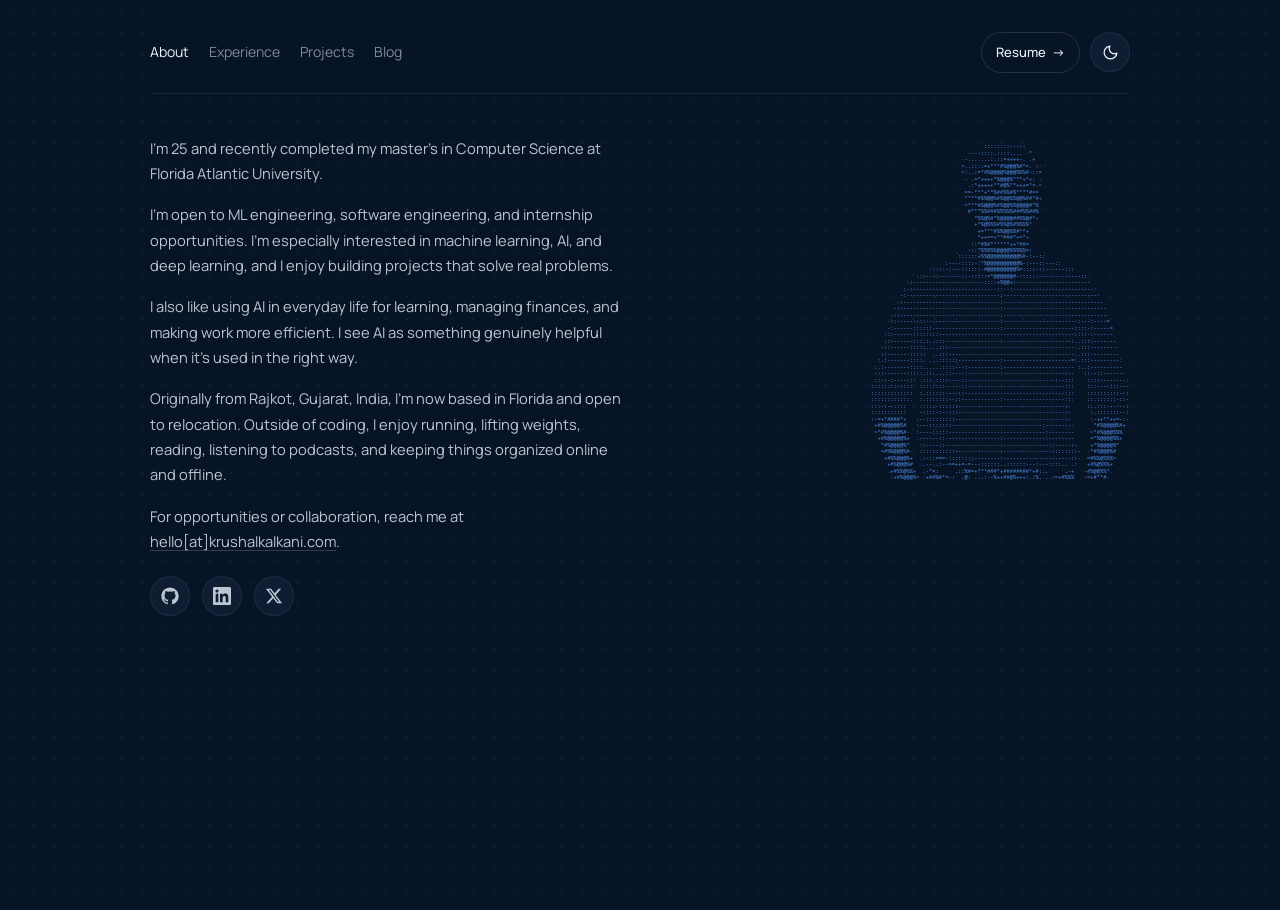
<file: index.html>
<!doctype html>
<html lang="en">
  <head>
    <meta charset="UTF-8" />
    <meta name="viewport" content="width=device-width, initial-scale=1.0" />
    <script>
      document.documentElement.classList.add("has-js");
    </script>
    <meta name="color-scheme" content="dark light" />
    <meta
      name="description"
      content="Krushal Kalkani — Full-stack developer specializing in AI/ML and Python"
    />
    <meta property="og:title" content="Krushal Kalkani — Portfolio" />
    <meta
      property="og:description"
      content="Full-stack developer specializing in AI/ML and Python"
    />
    <link rel="stylesheet" href="assets/css/style.css" />
    <link rel="preconnect" href="https://fonts.googleapis.com" />
    <link rel="preconnect" href="https://fonts.gstatic.com" crossorigin />
    <link
      href="https://fonts.googleapis.com/css2?family=Manrope:wght@300;400;500;600;700&amp;display=swap"
      rel="stylesheet"
    />
    <link rel="icon" type="image/png" href="assets/img/favicon.png" />
    <title>Krushal Kalkani - Portfolio</title>
  </head>

  <body data-theme="dark">
    <script>
      // Apply the saved theme before paint to avoid a flash on navigation.
      if (localStorage.getItem("theme") === "light") {
        document.body.dataset.theme = "light";
      }
    </script>
    <main class="page-shell">
      <aside class="side-nav" id="siteNavBar">
        <button
          type="button"
          class="nav-menu-toggle"
          id="navMenuToggle"
          aria-expanded="false"
          aria-controls="siteNav"
          aria-label="Open menu"
        >
          <span class="nav-menu-toggle__bar" aria-hidden="true"></span>
          <span class="nav-menu-toggle__bar" aria-hidden="true"></span>
          <span class="nav-menu-toggle__bar" aria-hidden="true"></span>
        </button>

        <div class="side-nav__track">
          <nav class="side-links" id="siteNav" aria-label="Sections">
            <a href="#about" class="side-link active">About</a>
            <a href="#work" class="side-link">Experience</a>
            <a href="#projects" class="side-link">Projects</a>
            <a href="blog.html" class="side-link">Blog</a>
          </nav>
        </div>

        <div class="side-tools">
          <a
            class="nav-resume"
            href="assets/docs/Krushal_Kalkani_ML_Resume.pdf"
            target="_blank"
            rel="noopener noreferrer"
          >
            Resume <span class="arrow" aria-hidden="true">→</span>
          </a>
          <button
            id="themeToggle"
            class="theme-toggle"
            type="button"
            aria-label="Switch to light mode"
            aria-pressed="false"
            title="Toggle theme"
          >
            <svg
              class="theme-icon theme-icon-moon"
              viewBox="0 0 24 24"
              aria-hidden="true"
            >
              <path d="M21 12.8A9 9 0 1 1 11.2 3a7.2 7.2 0 0 0 9.8 9.8Z" />
            </svg>
            <svg
              class="theme-icon theme-icon-sun"
              viewBox="0 0 24 24"
              aria-hidden="true"
            >
              <circle cx="12" cy="12" r="4" />
              <path
                d="M12 2v2.5M12 19.5V22M4.9 4.9l1.8 1.8M17.3 17.3l1.8 1.8M2 12h2.5M19.5 12H22M4.9 19.1l1.8-1.8M17.3 6.7l1.8-1.8"
              />
            </svg>
          </button>
        </div>
      </aside>

      <div class="content-column">
        <section id="about" class="hero content-view">
          <div class="hero-copy" data-reveal>
            <p class="lead">
              I’m 25 and recently completed my master’s in Computer Science at
              Florida Atlantic University.
            </p>
            <p class="hero-text">
              I’m open to ML engineering, software engineering, and internship
              opportunities. I’m especially interested in machine learning, AI,
              and deep learning, and I enjoy building projects that solve real
              problems.
            </p>
            <p class="hero-text">
              I also like using AI in everyday life for learning, managing
              finances, and making work more efficient. I see AI as something
              genuinely helpful when it’s used in the right way.
            </p>
            <p class="hero-text">
              Originally from Rajkot, Gujarat, India, I’m now based in Florida
              and open to relocation. Outside of coding, I enjoy running,
              lifting weights, reading, listening to podcasts, and keeping
              things organized online and offline.
            </p>
            <p class="contact-line">
              For opportunities or collaboration, reach me at
              <a
                href="#about"
                class="obfuscated-email"
                data-user="hello"
                data-domain-left="krushal' 
                data-domain-right="kalkani"
                data-tld="com"
                >hello[at]krushalkalkani.com</a
              >.
            </p>
            <div class="social-links" aria-label="Social profiles">
              <a
                class="social-link"
                href="https://github.com/krushaalkalkani"
                target="_blank"
                rel="noopener noreferrer"
                aria-label="GitHub"
              >
                <svg viewBox="0 0 24 24" aria-hidden="true">
                  <path
                    d="M12 .5C5.73.5.5 5.73.5 12a11.5 11.5 0 0 0 7.86 10.93c.575.106.785-.25.785-.556 0-.275-.01-1.003-.015-1.97-3.197.695-3.872-1.54-3.872-1.54-.523-1.33-1.277-1.684-1.277-1.684-1.044-.714.08-.7.08-.7 1.155.082 1.763 1.187 1.763 1.187 1.026 1.758 2.693 1.25 3.35.956.103-.744.402-1.25.731-1.538-2.553-.29-5.238-1.277-5.238-5.683 0-1.255.448-2.282 1.184-3.086-.119-.29-.513-1.46.112-3.044 0 0 .966-.31 3.166 1.178a10.98 10.98 0 0 1 2.882-.388c.978.004 1.963.132 2.883.388 2.198-1.488 3.163-1.178 3.163-1.178.626 1.584.232 2.754.114 3.044.737.804 1.182 1.831 1.182 3.086 0 4.417-2.69 5.39-5.252 5.674.413.356.78 1.057.78 2.131 0 1.54-.014 2.78-.014 3.158 0 .309.207.668.79.555A11.5 11.5 0 0 0 23.5 12C23.5 5.73 18.27.5 12 .5Z"
                  />
                </svg>
              </a>
              <a
                class="social-link"
                href="https://www.linkedin.com/in/krushal-kalkani/"
                target="_blank"
                rel="noopener noreferrer"
                aria-label="LinkedIn"
              >
                <svg viewBox="0 0 24 24" aria-hidden="true">
                  <path
                    d="M20.447 20.452h-3.554v-5.569c0-1.328-.027-3.037-1.852-3.037-1.853 0-2.136 1.445-2.136 2.939v5.667H9.351V9h3.414v1.561h.046c.477-.9 1.637-1.85 3.37-1.85 3.601 0 4.267 2.37 4.267 5.455v6.286zM5.337 7.433a-2.062 2.062 0 0 1-2.063-2.065 2.064 2.064 0 1 1 4.128 0 2.062 2.062 0 0 1-2.065 2.065zm1.782 13.019H3.555V9h3.564v11.452zM22.225 0H1.771C.792 0 0 .774 0 1.729v20.542C0 23.227.792 24 1.771 24h20.451C23.2 24 24 23.227 24 22.271V1.729C24 .774 23.2 0 22.222 0h.003z"
                  />
                </svg>
              </a>
              <a
                class="social-link"
                href="https://x.com/krushalk22"
                target="_blank"
                rel="noopener noreferrer"
                aria-label="X"
              >
                <svg viewBox="0 0 24 24" aria-hidden="true">
                  <path
                    d="M18.244 2.25h3.308l-7.227 8.26 8.502 11.24H16.17l-5.214-6.817L4.99 21.75H1.68l7.73-8.835L1.254 2.25H8.08l4.713 6.231zm-1.161 17.52h1.833L7.084 4.126H5.117z"
                  />
                </svg>
              </a>
            </div>
          </div>

          <div class="hero-media" data-reveal>
            <figure class="portrait-card portrait-card--ascii">
              <canvas
                class="portrait-canvas"
                data-portrait-canvas
                aria-hidden="true"
              ></canvas>
              <figcaption class="sr-only">
                Animated ASCII dot-matrix portrait of Krushal Kalkani.
              </figcaption>
            </figure>
          </div>

        </section>

        <section id="work" class="section content-view" hidden>
          <div class="section-heading-wrap" data-reveal>
            <p class="section-label">Experience</p>
            <h2>Recent work</h2>
            <p class="section-lead">
              ML research, student leadership, and industry software
              experience.
            </p>
          </div>

          <div class="experience-list">
            <article class="experience-card" data-reveal>
              <header class="experience-card__head">
                <h3>Florida Atlantic University</h3>
                <p class="experience-summary">
                  2025 – 2026 · Boca Raton, FL
                </p>
              </header>

              <div class="role-stack">
                <div class="role-block role-block--highlight">
                  <div class="role-heading">
                    <span class="role-badge">Research</span>
                    <h4>Research Assistant</h4>
                    <p class="role-date">Mar 2025 – Aug 2025 · Hybrid</p>
                  </div>
                  <p>
                    Supported quiet-standing balance experiments with Python
                    pipelines and MediaPipe Pose for skeletal landmark detection
                    and center-of-mass estimation.
                  </p>
                  <div class="tag-list" aria-label="Skills">
                    <span class="skill-tag">Python</span>
                    <span class="skill-tag">MediaPipe</span>
                    <span class="skill-tag">Data Analysis</span>
                  </div>
                </div>

                <div class="role-block">
                  <div class="role-heading">
                    <span class="role-badge role-badge--lead">Leadership</span>
                    <h4>Elite Owl Ambassador</h4>
                    <p class="role-date">Mar 2025 – May 2026 · Hybrid</p>
                  </div>
                  <p>
                    Selected for the competitive 2025–26 Elite Owls cohort;
                    represented FAU as a student leader across Leadership Labs
                    and the Legacy 61 program.
                  </p>
                  <div class="tag-list" aria-label="Skills">
                    <span class="skill-tag">Leadership</span>
                    <span class="skill-tag">Event Planning</span>
                    <span class="skill-tag">Public Speaking</span>
                  </div>
                </div>

                <div class="role-block">
                  <div class="role-heading">
                    <span class="role-badge role-badge--ops">Operations</span>
                    <h4>Front Desk Supervisor (FDS)</h4>
                    <p class="role-date">Aug 2025 – May 2026 · On-site</p>
                  </div>
                  <p>
                    Supported student residents and housing operations — intake,
                    daily admin, and clear communication under high-traffic
                    front-desk conditions.
                  </p>
                  <div class="tag-list" aria-label="Skills">
                    <span class="skill-tag">Operations</span>
                    <span class="skill-tag">Communication</span>
                  </div>
                </div>
              </div>
            </article>

            <article class="experience-card" data-reveal>
              <header class="experience-card__head">
                <h3>Brainvire Infotech Inc.</h3>
                <p class="experience-summary">
                  2023 – 2024 · Ahmedabad, Gujarat, India
                </p>
              </header>

              <div class="role-stack">
                <div class="role-block">
                  <div class="role-heading">
                    <span class="role-badge role-badge--industry">Industry</span>
                    <h4>Odoo Developer</h4>
                    <p class="role-subtitle">Software Developer</p>
                    <p class="role-date">Jun 2023 – Dec 2023 · On-site</p>
                  </div>
                  <p>
                    Built and customized Odoo ERP modules with Python and
                    JavaScript — my first production software role after
                    internship.
                  </p>
                  <div class="tag-list" aria-label="Skills">
                    <span class="skill-tag">Python</span>
                    <span class="skill-tag">JavaScript</span>
                    <span class="skill-tag">Odoo</span>
                  </div>
                </div>

                <div class="role-block">
                  <div class="role-heading">
                    <span class="role-badge role-badge--industry">Industry</span>
                    <h4>Software Developer Intern</h4>
                    <p class="role-date">Feb 2023 – May 2023 · On-site</p>
                  </div>
                  <p>
                    Full-stack internship across web development and Python —
                    shipped features with code review and agile team workflows.
                  </p>
                  <div class="tag-list" aria-label="Skills">
                    <span class="skill-tag">JavaScript</span>
                    <span class="skill-tag">Python</span>
                  </div>
                </div>
              </div>

              <div class="card-actions">
                <a
                  class="course-action"
                  href="https://github.com/krushaalkalkani/odoo-projects"
                  target="_blank"
                  rel="noopener noreferrer"
                >
                  Odoo projects <span class="arrow" aria-hidden="true">→</span>
                </a>
              </div>
            </article>
          </div>
        </section>

        <section id="projects" class="section content-view" hidden>
          <div class="section-heading-wrap" data-reveal>
            <p class="section-label">Projects</p>
            <h2>Selected work</h2>
            <p class="section-lead">
              End-to-end ML apps and agent tooling — built, deployed, and
              documented.
            </p>
          </div>

          <ol class="project-list" role="list">
            <li class="project-card project-card--featured" data-reveal>
              <div class="project-card__body">
                <div class="project-card__title-row">
                  <h3>Agentic AI Builder</h3>
                  <span class="course-badge is-intermediate">Featured</span>
                </div>
                <p class="project-card__hook">
                  Reusable Cursor skill that turns vague agent ideas into
                  shippable MVPs — planning, tools, evals, and portfolio docs.
                </p>
                <ul class="project-metrics">
                  <li>Structured build workflow for tool-using LLM apps</li>
                  <li>Covers RAG, MCP, planning, and evaluation patterns</li>
                </ul>
                <div class="tag-list" aria-label="Technologies">
                  <span class="skill-tag">Agentic AI</span>
                  <span class="skill-tag">RAG</span>
                  <span class="skill-tag">MCP</span>
                  <span class="skill-tag">Cursor</span>
                </div>
                <div class="project-card__actions">
                  <a class="course-action" href="ai-skill.html">
                    Skill guide <span class="arrow" aria-hidden="true">→</span>
                  </a>
                  <a
                    class="course-action"
                    href="https://github.com/krushaalkalkani/agentic-ai-skill"
                    target="_blank"
                    rel="noopener noreferrer"
                  >
                    GitHub <span class="arrow" aria-hidden="true">→</span>
                  </a>
                </div>
              </div>
            </li>

            <li class="project-card" data-reveal>
              <div class="project-card__body">
                <div class="project-card__title-row">
                  <h3>Heart Disease Prediction</h3>
                  <span class="project-card__stat">8,763 records</span>
                </div>
                <p class="project-card__hook">
                  End-to-end ML pipeline with model comparison, feature
                  engineering, and a deployed Streamlit app on Hugging Face.
                </p>
                <div class="tag-list" aria-label="Technologies">
                  <span class="skill-tag">Python</span>
                  <span class="skill-tag">XGBoost</span>
                  <span class="skill-tag">Streamlit</span>
                  <span class="skill-tag">Docker</span>
                </div>
                <div class="project-card__actions">
                  <a
                    class="course-action"
                    href="https://github.com/krushaalkalkani/heart-disease-predictor"
                    target="_blank"
                    rel="noopener noreferrer"
                  >
                    GitHub <span class="arrow" aria-hidden="true">→</span>
                  </a>
                  <a
                    class="course-action"
                    href="https://huggingface.co/spaces/krushalkalkani/heart-disease-predictor"
                    target="_blank"
                    rel="noopener noreferrer"
                  >
                    Live demo <span class="arrow" aria-hidden="true">→</span>
                  </a>
                </div>
              </div>
            </li>

            <li class="project-card" data-reveal>
              <div class="project-card__body">
                <div class="project-card__title-row">
                  <h3>Smart Resume Analyzer</h3>
                  <span class="project-card__stat">24 categories</span>
                </div>
                <p class="project-card__hook">
                  NLP pipeline on 2,484 resumes — TF-IDF features, multi-class
                  classification, and a Streamlit demo on Hugging Face Spaces.
                </p>
                <div class="tag-list" aria-label="Technologies">
                  <span class="skill-tag">Python</span>
                  <span class="skill-tag">TF-IDF</span>
                  <span class="skill-tag">Scikit-learn</span>
                  <span class="skill-tag">Streamlit</span>
                </div>
                <div class="project-card__actions">
                  <a
                    class="course-action"
                    href="https://github.com/krushaalkalkani/resume-analyzer"
                    target="_blank"
                    rel="noopener noreferrer"
                  >
                    GitHub <span class="arrow" aria-hidden="true">→</span>
                  </a>
                  <a
                    class="course-action"
                    href="https://huggingface.co/spaces/krushalkalkani/resume-analyzer"
                    target="_blank"
                    rel="noopener noreferrer"
                  >
                    Live demo <span class="arrow" aria-hidden="true">→</span>
                  </a>
                </div>
              </div>
            </li>

            <li class="project-card" data-reveal>
              <div class="project-card__body">
                <div class="project-card__title-row">
                  <h3>Predictive Analytics for Startups</h3>
                  <span class="project-card__stat">Regression</span>
                </div>
                <p class="project-card__hook">
                  Multiple linear regression to predict startup profits from
                  R&amp;D, marketing, and admin spend — with scaling and
                  backward elimination.
                </p>
                <div class="tag-list" aria-label="Technologies">
                  <span class="skill-tag">Python</span>
                  <span class="skill-tag">Regression</span>
                  <span class="skill-tag">Feature Engineering</span>
                </div>
                <div class="project-card__actions">
                  <a
                    class="course-action"
                    href="https://github.com/krushaalkalkani/machine-learning"
                    target="_blank"
                    rel="noopener noreferrer"
                  >
                    GitHub <span class="arrow" aria-hidden="true">→</span>
                  </a>
                </div>
              </div>
            </li>
          </ol>
        </section>
      </div>
    </main>

    <div class="scroll-cue is-hidden" id="scrollCue" aria-hidden="true">
      <div class="scroll-cue__fade" aria-hidden="true"></div>
      <button
        type="button"
        class="scroll-cue__btn"
        aria-label="Scroll down for more content"
      >
        <span class="scroll-cue__label">More below</span>
        <svg class="scroll-cue__icon" viewBox="0 0 24 24" aria-hidden="true">
          <path
            d="M12 5v14M6 13l6 6 6-6"
            fill="none"
            stroke="currentColor"
            stroke-width="1.8"
            stroke-linecap="round"
            stroke-linejoin="round"
          />
        </svg>
      </button>
    </div>

    <script>
      const themeToggle = document.getElementById("themeToggle");

      const applyTheme = (theme) => {
        document.body.dataset.theme = theme;
        if (!themeToggle) {
          return;
        }
        const isLight = theme === "light";

        themeToggle.setAttribute("aria-pressed", String(isLight));
        themeToggle.setAttribute(
          "aria-label",
          isLight ? "Switch to dark mode" : "Switch to light mode",
        );
      };

      const savedTheme = localStorage.getItem("theme");
      applyTheme(savedTheme === "light" ? "light" : "dark");

      themeToggle?.addEventListener("click", () => {
        const nextTheme =
          document.body.dataset.theme === "light" ? "dark" : "light";
        applyTheme(nextTheme);
        localStorage.setItem("theme", nextTheme);
      });

      (function () {
        const nav = document.getElementById("siteNavBar");
        const toggle = document.getElementById("navMenuToggle");
        const links = document.getElementById("siteNav");
        if (!nav || !toggle || !links) {
          return;
        }

        const setOpen = (open) => {
          nav.classList.toggle("is-open", open);
          toggle.setAttribute("aria-expanded", String(open));
          toggle.setAttribute("aria-label", open ? "Close menu" : "Open menu");
          document.body.classList.toggle("nav-open", open);
        };

        toggle.addEventListener("click", () => {
          setOpen(!nav.classList.contains("is-open"));
        });

        links.querySelectorAll("a").forEach((link) => {
          link.addEventListener("click", () => setOpen(false));
        });

        document.addEventListener("keydown", (event) => {
          if (event.key === "Escape") {
            setOpen(false);
          }
        });

        window.addEventListener("resize", () => {
          if (window.innerWidth > 900) {
            setOpen(false);
          }
        });
      })();

      const obfuscatedEmail = document.querySelector(".obfuscated-email");

      if (obfuscatedEmail) {
        const { user, domainLeft, domainRight, tld } = obfuscatedEmail.dataset;
        const email = `${user}@${domainLeft}${domainRight}.${tld}`;
        obfuscatedEmail.href = `mailto:${email}`;
      }

      const sectionIds = ["about", "work", "projects"];
      const views = document.querySelectorAll(".content-view");
      const allSideLinks = document.querySelectorAll(".side-link");
      const navLinks = Array.from(allSideLinks).filter((link) =>
        (link.getAttribute("href") || "").startsWith("#"),
      );
      const showView = (id) => {
        const nextId = sectionIds.includes(id) ? id : sectionIds[0];

        views.forEach((view) => {
          const isActive = view.id === nextId;
          view.hidden = !isActive;
          view.classList.toggle("active", isActive);
        });

        navLinks.forEach((link) => {
          const isActive = link.getAttribute("href") === `#${nextId}`;
          link.classList.toggle("active", isActive);
          if (isActive) {
            link.setAttribute("aria-current", "page");
            const label = link.textContent.trim();
            document.title =
              nextId === "about"
                ? "Krushal Kalkani - Portfolio"
                : `${label} | Krushal Kalkani`;
          } else {
            link.removeAttribute("aria-current");
          }
        });

        requestAnimationFrame(() => window.updateScrollCue?.());
        return nextId;
      };

      const changeView = (id, replace = false) => {
        const nextId = showView(id);
        const nextHash = `#${nextId}`;

        if (window.location.hash === nextHash) {
          return;
        }

        if (replace) {
          window.history.replaceState(null, "", nextHash);
        } else {
          window.history.pushState(null, "", nextHash);
        }
      };

      navLinks.forEach((link) => {
        link.addEventListener("click", (event) => {
          event.preventDefault();
          const targetId = link.getAttribute("href").slice(1);
          changeView(targetId);
        });
      });

      const initialView = window.location.hash.slice(1) || sectionIds[0];
      changeView(initialView, true);
      window.addEventListener("hashchange", () => {
        const rawId = window.location.hash.slice(1) || sectionIds[0];
        const resolvedId = showView(rawId);
        if (window.location.hash !== `#${resolvedId}`) {
          window.history.replaceState(null, "", `#${resolvedId}`);
        }
      });

      (function () {
        const revealEls = document.querySelectorAll("[data-reveal]");
        if (!revealEls.length) {
          return;
        }
        const reduceMotion = window.matchMedia(
          "(prefers-reduced-motion: reduce)",
        ).matches;
        if (reduceMotion || !("IntersectionObserver" in window)) {
          revealEls.forEach((el) => el.classList.add("in-view"));
          return;
        }
        const observer = new IntersectionObserver(
          (entries) => {
            entries.forEach((entry) => {
              if (entry.isIntersecting) {
                entry.target.classList.add("in-view");
                observer.unobserve(entry.target);
              }
            });
          },
          { threshold: 0.12, rootMargin: "0px 0px -8% 0px" },
        );
        revealEls.forEach((el) => observer.observe(el));
      })();


      (function () {
        const cue = document.getElementById("scrollCue");
        const btn = cue?.querySelector(".scroll-cue__btn");
        if (!cue || !btn) {
          return;
        }

        const reduceMotion = window.matchMedia(
          "(prefers-reduced-motion: reduce)",
        ).matches;

        const isScrollable = () => {
          const scroller = document.scrollingElement || document.documentElement;
          return scroller.scrollHeight > window.innerHeight + 56;
        };

        const isNearBottom = () => {
          const scroller = document.scrollingElement || document.documentElement;
          return (
            scroller.scrollTop + window.innerHeight >= scroller.scrollHeight - 80
          );
        };

        const update = () => {
          const show =
            isScrollable() && !isNearBottom() && window.scrollY < 72;
          cue.classList.toggle("is-hidden", !show);
          cue.setAttribute("aria-hidden", String(!show));
        };

        btn.addEventListener("click", () => {
          window.scrollBy({
            top: window.innerHeight * 0.65,
            behavior: reduceMotion ? "auto" : "smooth",
          });
        });

        window.addEventListener("scroll", update, { passive: true });
        window.addEventListener("resize", update);
        window.updateScrollCue = update;
        update();
      })();
    </script>
    <script>
      // Jelly ASCII portrait — per-character spring physics on a canvas.
      (function () {
        const canvas = document.querySelector("[data-portrait-canvas]");
        if (!canvas) return;
        const ctx = canvas.getContext("2d");
        if (!ctx) return;

        const FONT_STACK =
          'ui-monospace, "SFMono-Regular", "Menlo", "Consolas", monospace';
        const RAMP = " .:-=+*#%@"; // must match the ramp used to build data/portrait.json
        const LAST = RAMP.length - 1;
        const STIFFNESS = 0.08; // spring pull back toward home
        const DAMPING = 0.75; // velocity retained each frame
        const RADIUS = 90; // cursor influence radius (CSS px)
        const STRENGTH = 2.4; // push impulse near the cursor

        const reduceMotion = window.matchMedia(
          "(prefers-reduced-motion: reduce)",
        ).matches;

        let grid = null; // { cols, rows, cells }
        let cells = []; // physics particles
        let cellW = 0;
        let cellH = 0;
        let fontSize = 0;
        let cssW = 0;
        let cssH = 0;
        let accent = "#5b9dff";

        const pointer = { x: 0, y: 0, active: false };

        const readAccent = () => {
          // Ink the portrait per theme so it reads with no backdrop box:
          // a bright sky blue on the dark site, a strong, saturated blue on
          // the light one (a deep near-ink tone was too faint on the pale page).
          accent =
            document.body.dataset.theme === "light" ? "#2563eb" : "#5b9dff";
        };

        // Recompute the grid geometry for the current canvas box + DPR.
        const layout = () => {
          if (!grid) return;
          const dpr = window.devicePixelRatio || 1;
          const rect = canvas.getBoundingClientRect();
          cssW = rect.width;
          cssH = rect.height;
          canvas.width = Math.round(cssW * dpr);
          canvas.height = Math.round(cssH * dpr);
          ctx.setTransform(dpr, 0, 0, dpr, 0, 0);

          cellW = cssW / grid.cols;
          cellH = cssH / grid.rows;

          // Pick the largest font that fits a cell both ways (no overlap),
          // measuring this font stack's real advance/height ratio once.
          ctx.font = `100px ${FONT_STACK}`;
          const advance = ctx.measureText("M").width / 100; // ~0.6
          fontSize = Math.min(cellW / advance, cellH * 0.96);

          for (const cell of cells) {
            cell.hx = (cell.col + 0.5) * cellW;
            cell.hy = (cell.row + 0.5) * cellH;
            // Snap to home on (re)layout so a resize never throws cells.
            cell.x = cell.hx;
            cell.y = cell.hy;
            cell.vx = 0;
            cell.vy = 0;
          }
        };

        const draw = () => {
          // The portrait keeps its dark-mode look in both themes, so bright
          // areas stay dense (no ink-on-paper inversion).
          const light = false;
          ctx.clearRect(0, 0, cssW, cssH);
          ctx.font = `${fontSize}px ${FONT_STACK}`;
          ctx.textAlign = "center";
          ctx.textBaseline = "middle";
          ctx.fillStyle = accent;
          for (const cell of cells) {
            const v = light ? 1 - cell.l : cell.l;
            const idx = Math.round(v * LAST);
            if (idx <= 0) continue; // tone matches the background → invisible
            ctx.globalAlpha = cell.alpha;
            ctx.fillText(RAMP[idx], cell.x, cell.y);
          }
          ctx.globalAlpha = 1;
        };

        const r2 = RADIUS * RADIUS;
        const step = () => {
          for (const cell of cells) {
            // Spring back to home, with damping.
            cell.vx = (cell.vx + (cell.hx - cell.x) * STIFFNESS) * DAMPING;
            cell.vy = (cell.vy + (cell.hy - cell.y) * STIFFNESS) * DAMPING;
            cell.x += cell.vx;
            cell.y += cell.vy;

            if (pointer.active) {
              const dx = cell.x - pointer.x;
              const dy = cell.y - pointer.y;
              const d2 = dx * dx + dy * dy;
              if (d2 < r2 && d2 > 0.0001) {
                const d = Math.sqrt(d2);
                const f = (1 - d / RADIUS) * STRENGTH;
                cell.vx += (dx / d) * f;
                cell.vy += (dy / d) * f;
              }
            }
          }
          draw();
          requestAnimationFrame(step);
        };

        const toLocal = (event) => {
          const rect = canvas.getBoundingClientRect();
          pointer.x = event.clientX - rect.left;
          pointer.y = event.clientY - rect.top;
        };

        const start = (portrait) => {
          grid = portrait;
          cells = portrait.cells.map((c) => ({
            l: c.l, // luminance (0-1); char is chosen per theme at draw time
            col: c.x,
            row: c.y,
            alpha: c.a,
            hx: 0,
            hy: 0,
            x: 0,
            y: 0,
            vx: 0,
            vy: 0,
          }));

          readAccent();
          layout();

          if (reduceMotion) {
            draw(); // static, no physics, no listeners
            new ResizeObserver(() => {
              layout();
              draw();
            }).observe(canvas);
            new MutationObserver(() => {
              readAccent();
              draw();
            }).observe(document.body, {
              attributes: true,
              attributeFilter: ["data-theme"],
            });
            return;
          }

          canvas.addEventListener("pointermove", (e) => {
            toLocal(e);
            pointer.active = true;
          });
          canvas.addEventListener("pointerleave", () => {
            pointer.active = false;
          });

          new ResizeObserver(() => layout()).observe(canvas);
          new MutationObserver(readAccent).observe(document.body, {
            attributes: true,
            attributeFilter: ["data-theme"],
          });

          requestAnimationFrame(step);
        };

        fetch("data/portrait.json", { cache: "no-cache" })
          .then((res) => {
            if (!res.ok) throw new Error(`portrait.json ${res.status}`);
            return res.json();
          })
          .then(start)
          .catch((err) => {
            console.error("Jelly portrait failed to load:", err);
          });
      })();
    </script>
    <script src="assets/js/page-transition.js" defer></script>
  </body>
</html>
</file>
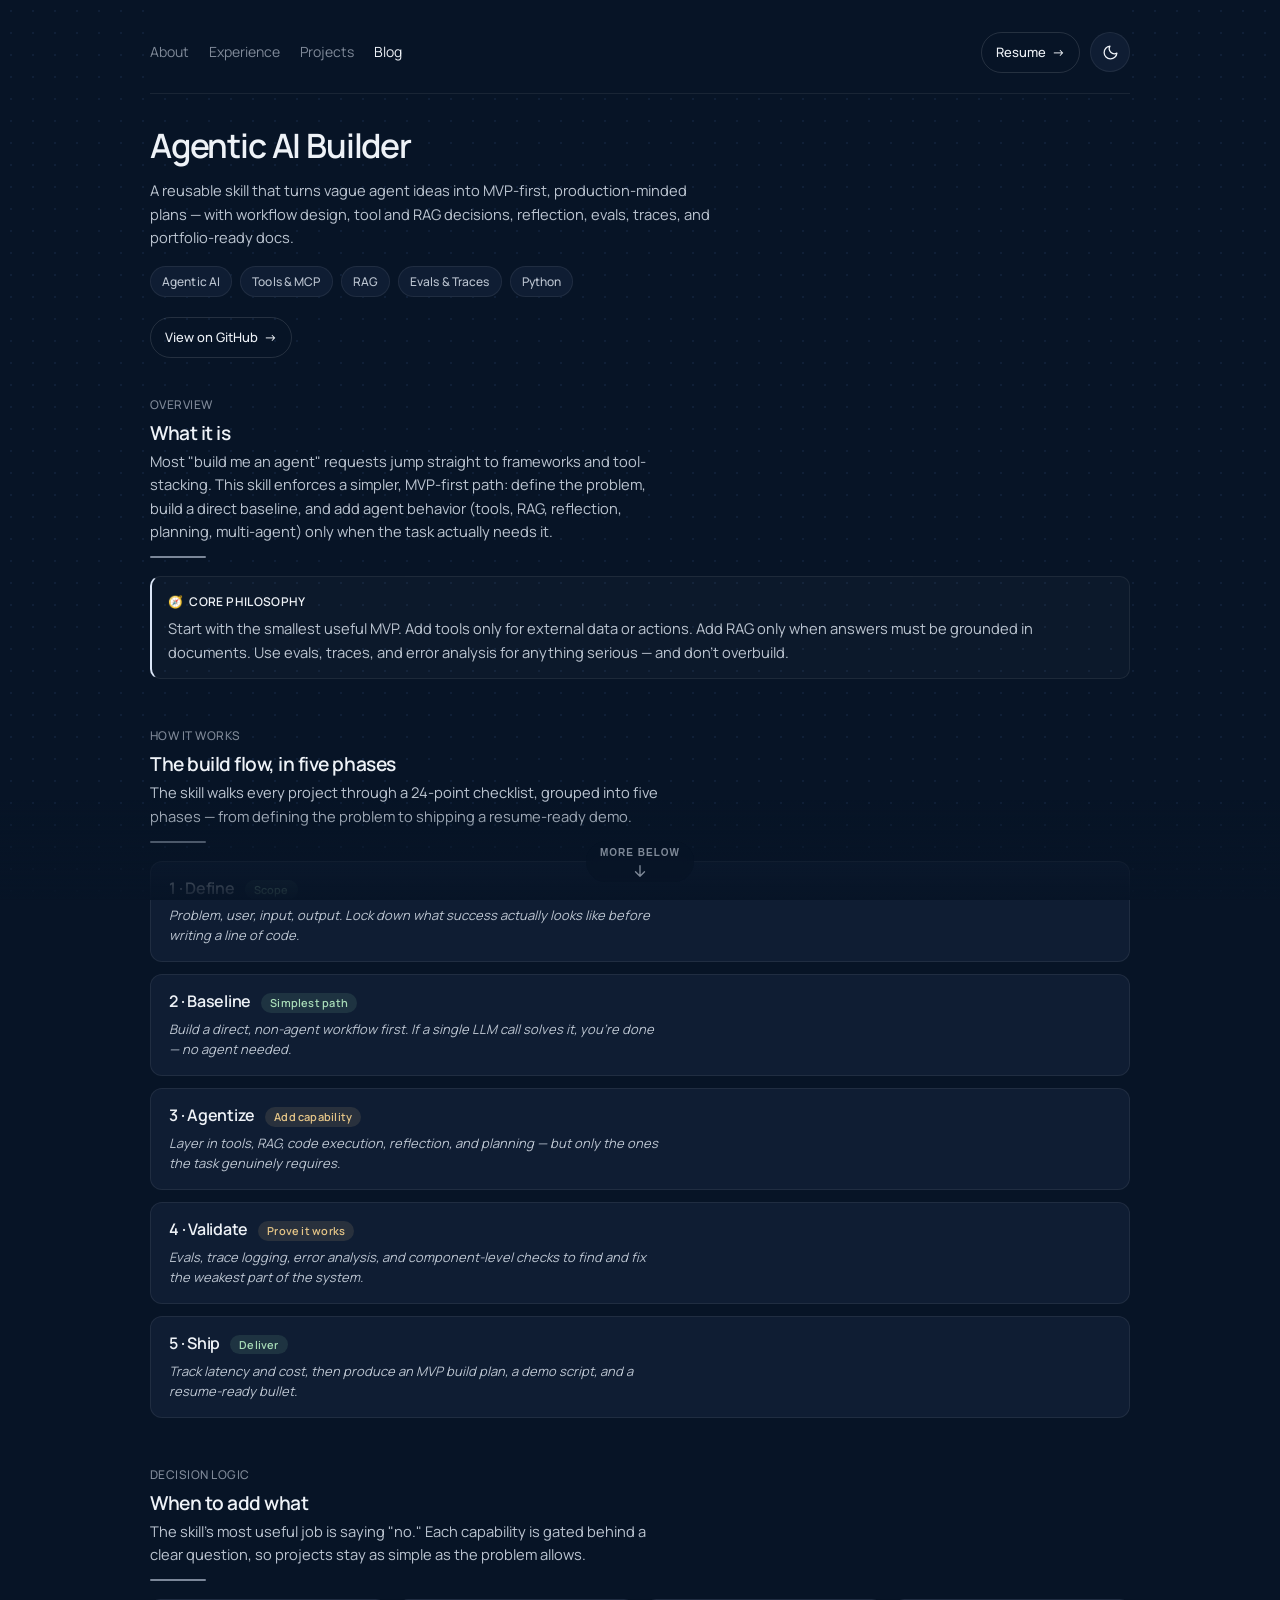
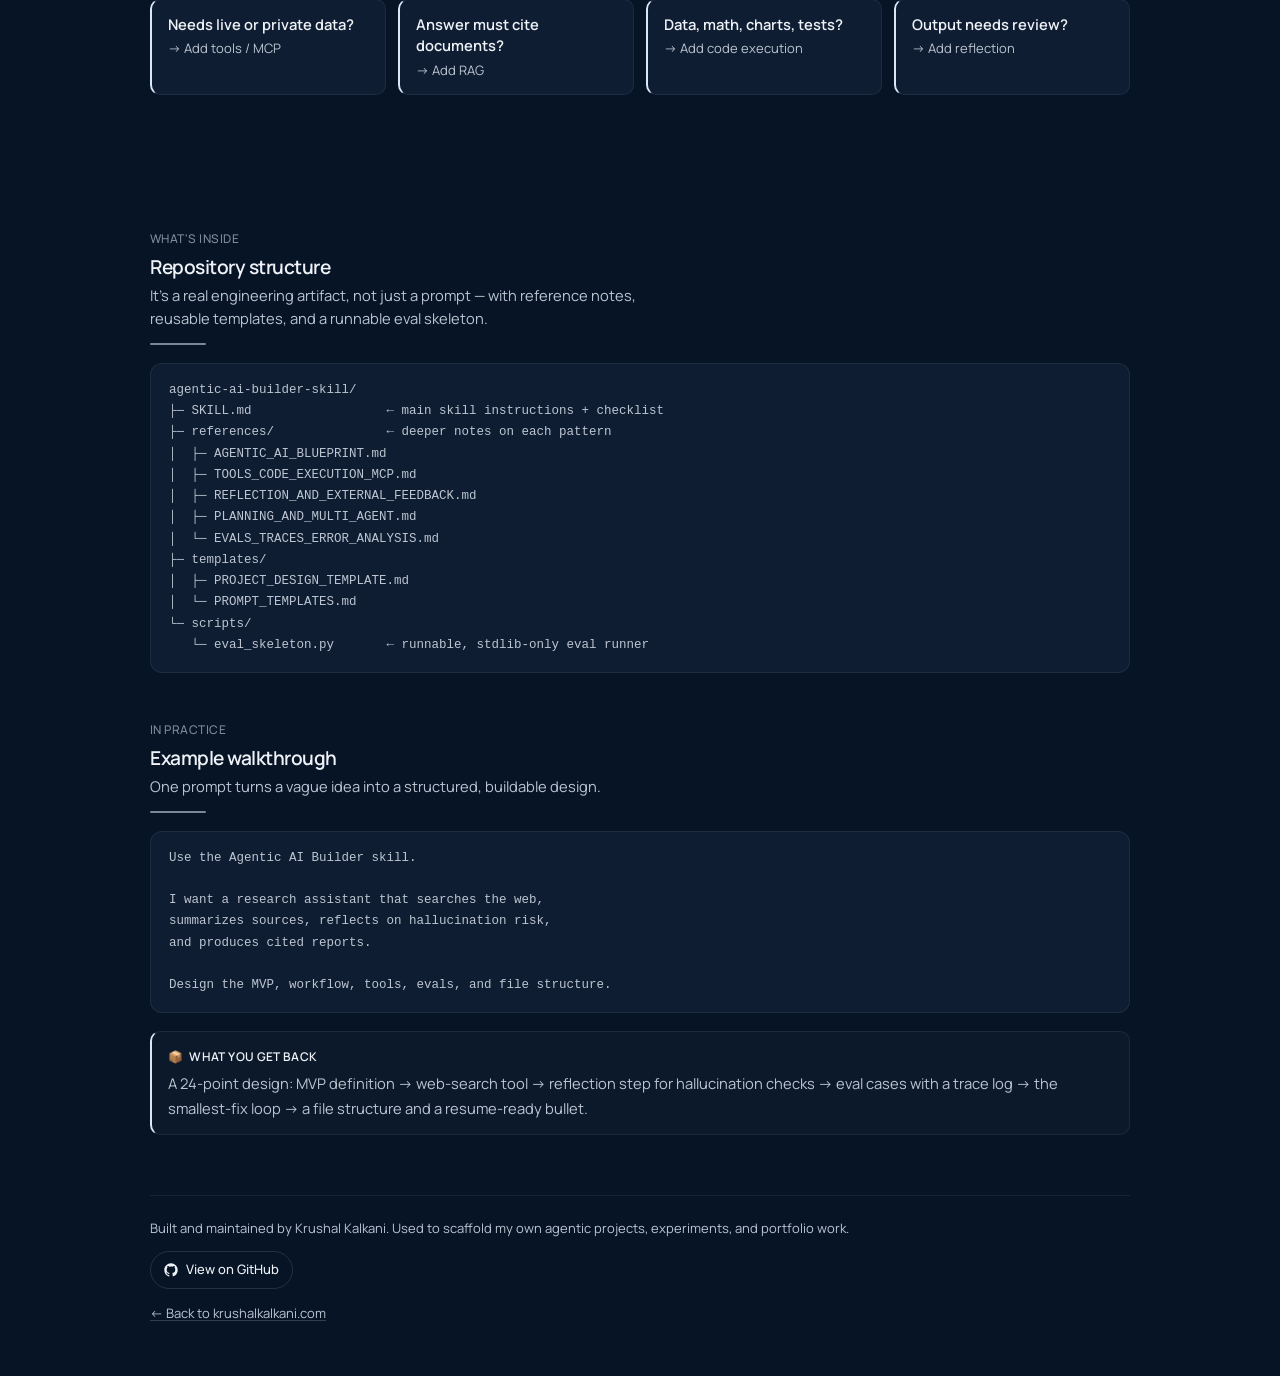
<file: ai-skill.html>
<!doctype html>
<html lang="en">
  <head>
    <meta charset="UTF-8" />
    <meta name="viewport" content="width=device-width, initial-scale=1.0" />
    <script>
      document.documentElement.classList.add("has-js");
    </script>
    <meta name="color-scheme" content="dark light" />
    <meta
      name="description"
      content="Agentic AI Builder — a reusable Cursor/Codex skill by Krushal Kalkani that turns vague agent ideas into MVP-first plans with tools, RAG, reflection, evals, traces, and portfolio-ready docs."
    />
    <meta
      property="og:title"
      content="Agentic AI Builder Skill — Krushal Kalkani"
    />
    <meta
      property="og:description"
      content="A practical skill for turning agent ideas into shippable MVPs — with evals, traces, and clear architecture decisions."
    />
    <link rel="stylesheet" href="assets/css/style.css" />
    <link rel="preconnect" href="https://fonts.googleapis.com" />
    <link rel="preconnect" href="https://fonts.gstatic.com" crossorigin />
    <link
      href="https://fonts.googleapis.com/css2?family=Manrope:wght@300;400;500;600;700&amp;display=swap"
      rel="stylesheet"
    />
    <link rel="icon" type="image/png" href="assets/img/favicon.png" />
    <title>Agentic AI Builder | Krushal Kalkani</title>
  </head>

  <body data-theme="dark">
    <script>
      // Apply the saved theme before paint to avoid a flash on navigation.
      if (localStorage.getItem("theme") === "light") {
        document.body.dataset.theme = "light";
      }
    </script>
    <main class="page-shell">
      <aside class="side-nav" id="siteNavBar">
        <button
          type="button"
          class="nav-menu-toggle"
          id="navMenuToggle"
          aria-expanded="false"
          aria-controls="siteNav"
          aria-label="Open menu"
        >
          <span class="nav-menu-toggle__bar" aria-hidden="true"></span>
          <span class="nav-menu-toggle__bar" aria-hidden="true"></span>
          <span class="nav-menu-toggle__bar" aria-hidden="true"></span>
        </button>

        <div class="side-nav__track">
          <nav class="side-links" id="siteNav" aria-label="Sections">
            <a href="index.html#about" class="side-link">About</a>
            <a href="index.html#work" class="side-link">Experience</a>
            <a href="index.html#projects" class="side-link">Projects</a>
            <a href="blog.html" class="side-link active" aria-current="page"
              >Blog</a
            >
          </nav>
          <div class="nav-agent-track" aria-hidden="true"></div>
        </div>

        <div class="side-tools">
          <a
            class="nav-resume"
            href="assets/docs/Krushal_Kalkani_ML_Resume.pdf"
            target="_blank"
            rel="noopener noreferrer"
          >
            Resume <span class="arrow" aria-hidden="true">→</span>
          </a>
          <button
            id="themeToggle"
            class="theme-toggle"
            type="button"
            aria-label="Switch to light mode"
            aria-pressed="false"
            title="Toggle theme"
          >
            <svg
              class="theme-icon theme-icon-moon"
              viewBox="0 0 24 24"
              aria-hidden="true"
            >
              <path d="M21 12.8A9 9 0 1 1 11.2 3a7.2 7.2 0 0 0 9.8 9.8Z" />
            </svg>
            <svg
              class="theme-icon theme-icon-sun"
              viewBox="0 0 24 24"
              aria-hidden="true"
            >
              <circle cx="12" cy="12" r="4" />
              <path
                d="M12 2v2.5M12 19.5V22M4.9 4.9l1.8 1.8M17.3 17.3l1.8 1.8M2 12h2.5M19.5 12H22M4.9 19.1l1.8-1.8M17.3 6.7l1.8-1.8"
              />
            </svg>
          </button>
        </div>
      </aside>

      <div class="content-column">
        <section class="roadmap-hero" aria-labelledby="skill-title">
          <h1 id="skill-title" data-reveal>Agentic AI Builder</h1>
          <p class="phase-subtitle skill-lead" data-reveal>
            A reusable skill that turns vague agent ideas into MVP-first,
            production-minded plans — with workflow design, tool and RAG
            decisions, reflection, evals, traces, and portfolio-ready docs.
          </p>

          <div class="skill-tags" aria-label="Topics" data-reveal>
            <span class="skill-tag">Agentic AI</span>
            <span class="skill-tag">Tools &amp; MCP</span>
            <span class="skill-tag">RAG</span>
            <span class="skill-tag">Evals &amp; Traces</span>
            <span class="skill-tag">Python</span>
          </div>

          <div class="skill-cta" data-reveal>
            <a
              class="course-action"
              href="https://github.com/krushaalkalkani/agentic-ai-skill"
              target="_blank"
              rel="noopener noreferrer"
            >
              View on GitHub <span class="arrow" aria-hidden="true">→</span>
            </a>
          </div>
        </section>

        <section class="phase" aria-labelledby="why-title">
          <div class="phase-header" data-reveal>
            <p class="phase-eyebrow">Overview</p>
            <h2 class="phase-title" id="why-title">What it is</h2>
            <p class="phase-subtitle">
              Most "build me an agent" requests jump straight to frameworks and
              tool-stacking. This skill enforces a simpler, MVP-first path:
              define the problem, build a direct baseline, and add agent
              behavior (tools, RAG, reflection, planning, multi-agent) only when
              the task actually needs it.
            </p>
            <div class="phase-accent" aria-hidden="true"></div>
          </div>

          <aside class="callout" aria-label="Core philosophy" data-reveal>
            <p class="callout-label">
              <span aria-hidden="true">🧭</span> Core philosophy
            </p>
            <p class="callout-text">
              Start with the smallest useful MVP. Add tools only for external
              data or actions. Add RAG only when answers must be grounded in
              documents. Use evals, traces, and error analysis for anything
              serious — and don't overbuild.
            </p>
          </aside>
        </section>

        <section class="phase" aria-labelledby="how-title">
          <div class="phase-header" data-reveal>
            <p class="phase-eyebrow">How it works</p>
            <h2 class="phase-title" id="how-title">
              The build flow, in five phases
            </h2>
            <p class="phase-subtitle">
              The skill walks every project through a 24-point checklist,
              grouped into five phases — from defining the problem to shipping a
              resume-ready demo.
            </p>
            <div class="phase-accent" aria-hidden="true"></div>
          </div>

          <ol class="course-list" role="list">
            <li class="course-card skill-step" data-reveal>
              <div class="course-body">
                <div class="course-title-row">
                  <h3 class="course-title">1 · Define</h3>
                  <span class="course-badge is-beginner">Scope</span>
                </div>
                <p class="course-why">
                  Problem, user, input, output. Lock down what success actually
                  looks like before writing a line of code.
                </p>
              </div>
            </li>

            <li class="course-card skill-step" data-reveal>
              <div class="course-body">
                <div class="course-title-row">
                  <h3 class="course-title">2 · Baseline</h3>
                  <span class="course-badge is-beginner">Simplest path</span>
                </div>
                <p class="course-why">
                  Build a direct, non-agent workflow first. If a single LLM call
                  solves it, you're done — no agent needed.
                </p>
              </div>
            </li>

            <li class="course-card skill-step" data-reveal>
              <div class="course-body">
                <div class="course-title-row">
                  <h3 class="course-title">3 · Agentize</h3>
                  <span class="course-badge is-intermediate"
                    >Add capability</span
                  >
                </div>
                <p class="course-why">
                  Layer in tools, RAG, code execution, reflection, and planning
                  — but only the ones the task genuinely requires.
                </p>
              </div>
            </li>

            <li class="course-card skill-step" data-reveal>
              <div class="course-body">
                <div class="course-title-row">
                  <h3 class="course-title">4 · Validate</h3>
                  <span class="course-badge is-intermediate"
                    >Prove it works</span
                  >
                </div>
                <p class="course-why">
                  Evals, trace logging, error analysis, and component-level
                  checks to find and fix the weakest part of the system.
                </p>
              </div>
            </li>

            <li class="course-card skill-step" data-reveal>
              <div class="course-body">
                <div class="course-title-row">
                  <h3 class="course-title">5 · Ship</h3>
                  <span class="course-badge is-beginner">Deliver</span>
                </div>
                <p class="course-why">
                  Track latency and cost, then produce an MVP build plan, a demo
                  script, and a resume-ready bullet.
                </p>
              </div>
            </li>
          </ol>
        </section>

        <section class="phase" aria-labelledby="decide-title">
          <div class="phase-header" data-reveal>
            <p class="phase-eyebrow">Decision logic</p>
            <h2 class="phase-title" id="decide-title">When to add what</h2>
            <p class="phase-subtitle">
              The skill's most useful job is saying "no." Each capability is
              gated behind a clear question, so projects stay as simple as the
              problem allows.
            </p>
            <div class="phase-accent" aria-hidden="true"></div>
          </div>

          <div class="skill-flow" role="list">
            <div class="skill-flow-item" role="listitem" data-reveal>
              <p class="skill-flow-q">Needs live or private data?</p>
              <p class="skill-flow-a">→ Add tools / MCP</p>
            </div>
            <div class="skill-flow-item" role="listitem" data-reveal>
              <p class="skill-flow-q">Answer must cite documents?</p>
              <p class="skill-flow-a">→ Add RAG</p>
            </div>
            <div class="skill-flow-item" role="listitem" data-reveal>
              <p class="skill-flow-q">Data, math, charts, tests?</p>
              <p class="skill-flow-a">→ Add code execution</p>
            </div>
            <div class="skill-flow-item" role="listitem" data-reveal>
              <p class="skill-flow-q">Output needs review?</p>
              <p class="skill-flow-a">→ Add reflection</p>
            </div>
            <div class="skill-flow-item" role="listitem" data-reveal>
              <p class="skill-flow-q">Order of steps matters?</p>
              <p class="skill-flow-a">→ Add planning</p>
            </div>
            <div class="skill-flow-item" role="listitem" data-reveal>
              <p class="skill-flow-q">Distinct roles clearly help?</p>
              <p class="skill-flow-a">→ Go multi-agent</p>
            </div>
          </div>
        </section>

        <section class="phase" aria-labelledby="inside-title">
          <div class="phase-header" data-reveal>
            <p class="phase-eyebrow">What's inside</p>
            <h2 class="phase-title" id="inside-title">Repository structure</h2>
            <p class="phase-subtitle">
              It's a real engineering artifact, not just a prompt — with
              reference notes, reusable templates, and a runnable eval skeleton.
            </p>
            <div class="phase-accent" aria-hidden="true"></div>
          </div>

          <pre
            class="skill-tree"
            aria-label="Repository structure"
            data-reveal
          ><code>agentic-ai-builder-skill/
├─ SKILL.md                  ← main skill instructions + checklist
├─ references/               ← deeper notes on each pattern
│  ├─ AGENTIC_AI_BLUEPRINT.md
│  ├─ TOOLS_CODE_EXECUTION_MCP.md
│  ├─ REFLECTION_AND_EXTERNAL_FEEDBACK.md
│  ├─ PLANNING_AND_MULTI_AGENT.md
│  └─ EVALS_TRACES_ERROR_ANALYSIS.md
├─ templates/
│  ├─ PROJECT_DESIGN_TEMPLATE.md
│  └─ PROMPT_TEMPLATES.md
└─ scripts/
   └─ eval_skeleton.py       ← runnable, stdlib-only eval runner</code></pre>
        </section>

        <section class="phase" aria-labelledby="example-title">
          <div class="phase-header" data-reveal>
            <p class="phase-eyebrow">In practice</p>
            <h2 class="phase-title" id="example-title">Example walkthrough</h2>
            <p class="phase-subtitle">
              One prompt turns a vague idea into a structured, buildable design.
            </p>
            <div class="phase-accent" aria-hidden="true"></div>
          </div>

          <pre
            class="skill-snippet"
            aria-label="Example prompt"
            data-reveal
          ><code>Use the Agentic AI Builder skill.

I want a research assistant that searches the web,
summarizes sources, reflects on hallucination risk,
and produces cited reports.

Design the MVP, workflow, tools, evals, and file structure.</code></pre>

          <aside class="callout" aria-label="What you get back" data-reveal>
            <p class="callout-label">
              <span aria-hidden="true">📦</span> What you get back
            </p>
            <p class="callout-text">
              A 24-point design: MVP definition → web-search tool → reflection
              step for hallucination checks → eval cases with a trace log → the
              smallest-fix loop → a file structure and a resume-ready bullet.
            </p>
          </aside>
        </section>

        <footer class="roadmap-footer">
          <p>
            Built and maintained by Krushal Kalkani. Used to scaffold my own
            agentic projects, experiments, and portfolio work.
          </p>
          <div class="share-row">
            <a
              class="share-button"
              href="https://github.com/krushaalkalkani/agentic-ai-skill"
              target="_blank"
              rel="noopener noreferrer"
              aria-label="View the Agentic AI Builder skill on GitHub"
            >
              <svg viewBox="0 0 24 24" aria-hidden="true">
                <path
                  d="M12 .5C5.73.5.5 5.73.5 12a11.5 11.5 0 0 0 7.86 10.93c.575.106.785-.25.785-.556 0-.275-.01-1.003-.015-1.97-3.197.695-3.872-1.54-3.872-1.54-.523-1.33-1.277-1.684-1.277-1.684-1.044-.714.08-.7.08-.7 1.155.082 1.763 1.187 1.763 1.187 1.026 1.758 2.693 1.25 3.35.956.103-.744.402-1.25.731-1.538-2.553-.29-5.238-1.277-5.238-5.683 0-1.255.448-2.282 1.184-3.086-.119-.29-.513-1.46.112-3.044 0 0 .966-.31 3.166 1.178a10.98 10.98 0 0 1 2.882-.388c.978.004 1.963.132 2.883.388 2.198-1.488 3.163-1.178 3.163-1.178.626 1.584.232 2.754.114 3.044.737.804 1.182 1.831 1.182 3.086 0 4.417-2.69 5.39-5.252 5.674.413.356.78 1.057.78 2.131 0 1.54-.014 2.78-.014 3.158 0 .309.207.668.79.555A11.5 11.5 0 0 0 23.5 12C23.5 5.73 18.27.5 12 .5Z"
                />
              </svg>
              View on GitHub
            </a>
          </div>
          <p>
            <a class="back-link" href="index.html"
              >← Back to krushalkalkani.com</a
            >
          </p>
        </footer>
      </div>
    </main>

    <div class="scroll-cue is-hidden" id="scrollCue" aria-hidden="true">
      <div class="scroll-cue__fade" aria-hidden="true"></div>
      <button
        type="button"
        class="scroll-cue__btn"
        aria-label="Scroll down for more content"
      >
        <span class="scroll-cue__label">More below</span>
        <svg class="scroll-cue__icon" viewBox="0 0 24 24" aria-hidden="true">
          <path
            d="M12 5v14M6 13l6 6 6-6"
            fill="none"
            stroke="currentColor"
            stroke-width="1.8"
            stroke-linecap="round"
            stroke-linejoin="round"
          />
        </svg>
      </button>
    </div>

    <script>
      (function () {
        const themeToggle = document.getElementById("themeToggle");

        const applyTheme = (theme) => {
          document.body.dataset.theme = theme;
          if (!themeToggle) {
            return;
          }
          const isLight = theme === "light";
          themeToggle.setAttribute("aria-pressed", String(isLight));
          themeToggle.setAttribute(
            "aria-label",
            isLight ? "Switch to dark mode" : "Switch to light mode",
          );
        };

        const savedTheme = localStorage.getItem("theme");
        applyTheme(savedTheme === "light" ? "light" : "dark");

        themeToggle?.addEventListener("click", () => {
          const nextTheme =
            document.body.dataset.theme === "light" ? "dark" : "light";
          applyTheme(nextTheme);
          localStorage.setItem("theme", nextTheme);
        });
      })();

      (function () {
        const nav = document.getElementById("siteNavBar");
        const toggle = document.getElementById("navMenuToggle");
        const links = document.getElementById("siteNav");
        if (!nav || !toggle || !links) {
          return;
        }

        const setOpen = (open) => {
          nav.classList.toggle("is-open", open);
          toggle.setAttribute("aria-expanded", String(open));
          toggle.setAttribute("aria-label", open ? "Close menu" : "Open menu");
          document.body.classList.toggle("nav-open", open);
        };

        toggle.addEventListener("click", () => {
          setOpen(!nav.classList.contains("is-open"));
        });

        links.querySelectorAll("a").forEach((link) => {
          link.addEventListener("click", () => setOpen(false));
        });

        document.addEventListener("keydown", (event) => {
          if (event.key === "Escape") {
            setOpen(false);
          }
        });

        window.addEventListener("resize", () => {
          if (window.innerWidth > 900) {
            setOpen(false);
          }
        });
      })();

      (function () {
        const revealEls = document.querySelectorAll("[data-reveal]");
        if (!revealEls.length) {
          return;
        }
        const reduceMotion = window.matchMedia(
          "(prefers-reduced-motion: reduce)",
        ).matches;
        if (reduceMotion || !("IntersectionObserver" in window)) {
          revealEls.forEach((el) => el.classList.add("in-view"));
          return;
        }
        const observer = new IntersectionObserver(
          (entries) => {
            entries.forEach((entry) => {
              if (entry.isIntersecting) {
                entry.target.classList.add("in-view");
                observer.unobserve(entry.target);
              }
            });
          },
          { threshold: 0.12, rootMargin: "0px 0px -8% 0px" },
        );
        revealEls.forEach((el) => observer.observe(el));
      })();

      (function () {
        const cue = document.getElementById("scrollCue");
        const btn = cue?.querySelector(".scroll-cue__btn");
        if (!cue || !btn) {
          return;
        }

        const reduceMotion = window.matchMedia(
          "(prefers-reduced-motion: reduce)",
        ).matches;

        const isScrollable = () => {
          const scroller =
            document.scrollingElement || document.documentElement;
          return scroller.scrollHeight > window.innerHeight + 56;
        };

        const isNearBottom = () => {
          const scroller =
            document.scrollingElement || document.documentElement;
          return (
            scroller.scrollTop + window.innerHeight >=
            scroller.scrollHeight - 80
          );
        };

        const update = () => {
          const show = isScrollable() && !isNearBottom() && window.scrollY < 72;
          cue.classList.toggle("is-hidden", !show);
          cue.setAttribute("aria-hidden", String(!show));
        };

        btn.addEventListener("click", () => {
          window.scrollBy({
            top: window.innerHeight * 0.65,
            behavior: reduceMotion ? "auto" : "smooth",
          });
        });

        window.addEventListener("scroll", update, { passive: true });
        window.addEventListener("resize", update);
        window.updateScrollCue = update;
        update();
      })();
    </script>
    <script src="assets/js/page-transition.js" defer></script>
  </body>
</html>
</file>
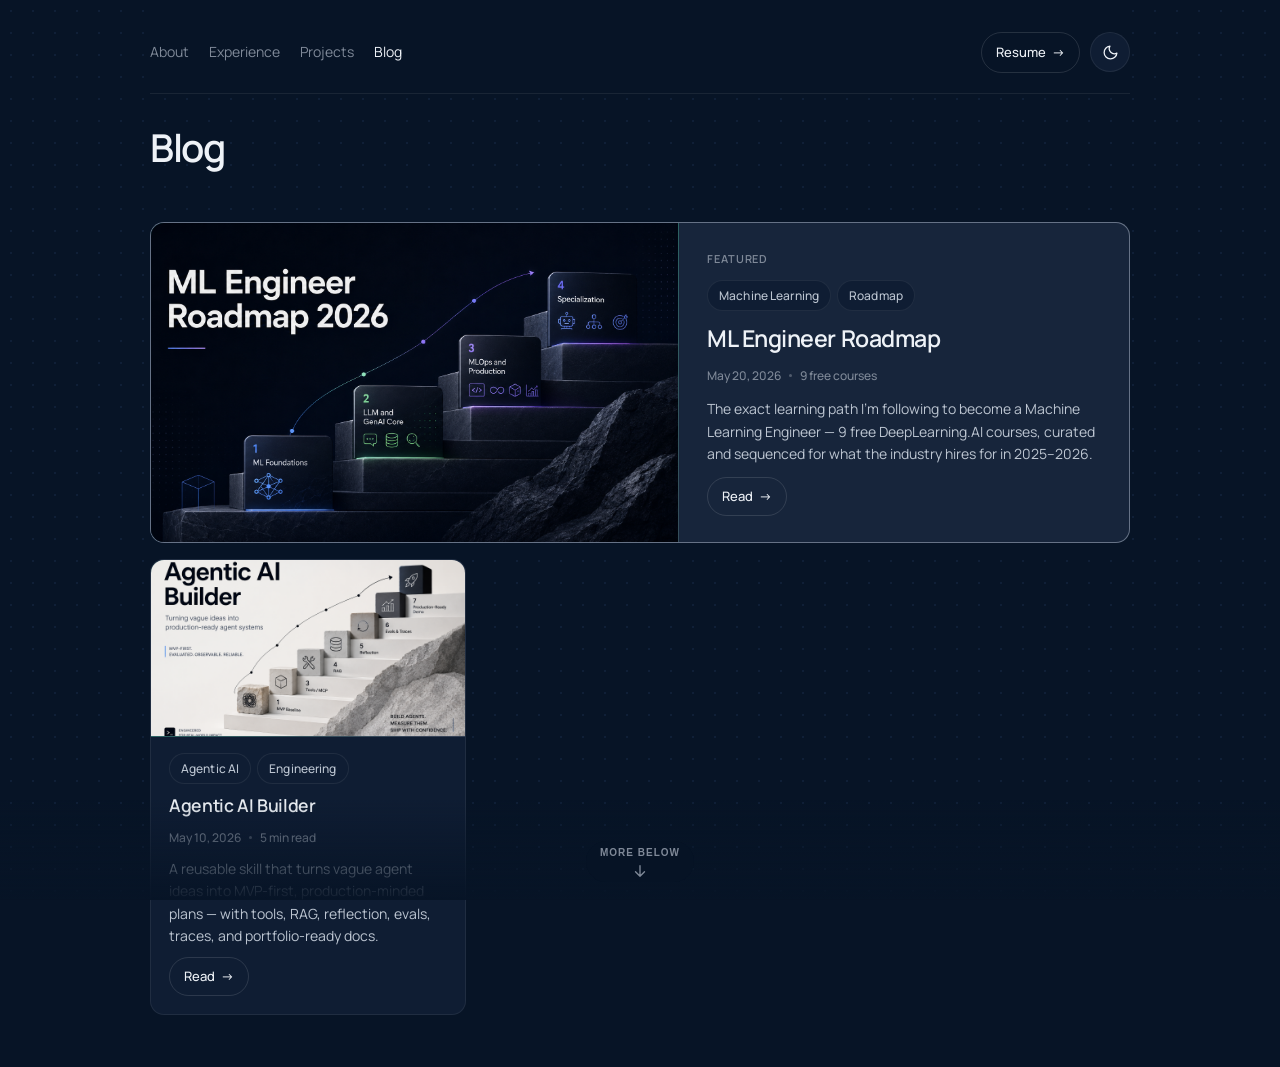
<file: blog.html>
<!doctype html>
<html lang="en">
  <head>
    <meta charset="UTF-8" />
    <meta name="viewport" content="width=device-width, initial-scale=1.0" />
    <script>
      document.documentElement.classList.add("has-js");
    </script>
    <meta name="color-scheme" content="dark light" />
    <meta
      name="description"
      content="Writing by Krushal Kalkani — notes on machine learning, the projects I build, and what I learn shipping them."
    />
    <meta property="og:title" content="Blog — Krushal Kalkani" />
    <meta
      property="og:description"
      content="Notes on machine learning, the projects I build, and what I learn shipping them."
    />
    <link rel="stylesheet" href="assets/css/style.css" />
    <link rel="preconnect" href="https://fonts.googleapis.com" />
    <link rel="preconnect" href="https://fonts.gstatic.com" crossorigin />
    <link
      href="https://fonts.googleapis.com/css2?family=Manrope:wght@300;400;500;600;700&amp;display=swap"
      rel="stylesheet"
    />
    <link rel="icon" type="image/png" href="assets/img/favicon.png" />
    <title>Blog | Krushal Kalkani</title>
  </head>

  <body data-theme="dark">
    <script>
      // Apply the saved theme before paint to avoid a flash on navigation.
      if (localStorage.getItem("theme") === "light") {
        document.body.dataset.theme = "light";
      }
    </script>
    <main class="page-shell">
      <aside class="side-nav" id="siteNavBar">
        <button
          type="button"
          class="nav-menu-toggle"
          id="navMenuToggle"
          aria-expanded="false"
          aria-controls="siteNav"
          aria-label="Open menu"
        >
          <span class="nav-menu-toggle__bar" aria-hidden="true"></span>
          <span class="nav-menu-toggle__bar" aria-hidden="true"></span>
          <span class="nav-menu-toggle__bar" aria-hidden="true"></span>
        </button>

        <div class="side-nav__track">
          <nav class="side-links" id="siteNav" aria-label="Sections">
            <a href="index.html#about" class="side-link">About</a>
            <a href="index.html#work" class="side-link">Experience</a>
            <a href="index.html#projects" class="side-link">Projects</a>
            <a href="blog.html" class="side-link active" aria-current="page"
              >Blog</a
            >
          </nav>
        </div>

        <div class="side-tools">
          <a
            class="nav-resume"
            href="assets/docs/Krushal_Kalkani_ML_Resume.pdf"
            target="_blank"
            rel="noopener noreferrer"
          >
            Resume <span class="arrow" aria-hidden="true">→</span>
          </a>
          <button
            id="themeToggle"
            class="theme-toggle"
            type="button"
            aria-label="Switch to light mode"
            aria-pressed="false"
            title="Toggle theme"
          >
            <svg
              class="theme-icon theme-icon-moon"
              viewBox="0 0 24 24"
              aria-hidden="true"
            >
              <path d="M21 12.8A9 9 0 1 1 11.2 3a7.2 7.2 0 0 0 9.8 9.8Z" />
            </svg>
            <svg
              class="theme-icon theme-icon-sun"
              viewBox="0 0 24 24"
              aria-hidden="true"
            >
              <circle cx="12" cy="12" r="4" />
              <path
                d="M12 2v2.5M12 19.5V22M4.9 4.9l1.8 1.8M17.3 17.3l1.8 1.8M2 12h2.5M19.5 12H22M4.9 19.1l1.8-1.8M17.3 6.7l1.8-1.8"
              />
            </svg>
          </button>
        </div>
      </aside>

      <div class="content-column">
        <header class="blog-hero" aria-labelledby="blog-title">
          <h1 id="blog-title" data-reveal>Blog</h1>
        </header>

        <ul class="blog-grid" id="blogGrid" aria-label="Blog posts">
          <li class="blog-status" id="blogStatus">Loading posts…</li>
        </ul>
      </div>
    </main>

    <div class="scroll-cue is-hidden" id="scrollCue" aria-hidden="true">
      <div class="scroll-cue__fade" aria-hidden="true"></div>
      <button
        type="button"
        class="scroll-cue__btn"
        aria-label="Scroll down for more content"
      >
        <span class="scroll-cue__label">More below</span>
        <svg class="scroll-cue__icon" viewBox="0 0 24 24" aria-hidden="true">
          <path
            d="M12 5v14M6 13l6 6 6-6"
            fill="none"
            stroke="currentColor"
            stroke-width="1.8"
            stroke-linecap="round"
            stroke-linejoin="round"
          />
        </svg>
      </button>
    </div>

    <script>
      (function () {
        const themeToggle = document.getElementById("themeToggle");

        const applyTheme = (theme) => {
          document.body.dataset.theme = theme;
          if (!themeToggle) {
            return;
          }
          const isLight = theme === "light";
          themeToggle.setAttribute("aria-pressed", String(isLight));
          themeToggle.setAttribute(
            "aria-label",
            isLight ? "Switch to dark mode" : "Switch to light mode",
          );
        };

        const savedTheme = localStorage.getItem("theme");
        applyTheme(savedTheme === "light" ? "light" : "dark");

        themeToggle?.addEventListener("click", () => {
          const nextTheme =
            document.body.dataset.theme === "light" ? "dark" : "light";
          applyTheme(nextTheme);
          localStorage.setItem("theme", nextTheme);
        });
      })();

      (function () {
        const nav = document.getElementById("siteNavBar");
        const toggle = document.getElementById("navMenuToggle");
        const links = document.getElementById("siteNav");
        if (!nav || !toggle || !links) {
          return;
        }

        const setOpen = (open) => {
          nav.classList.toggle("is-open", open);
          toggle.setAttribute("aria-expanded", String(open));
          toggle.setAttribute("aria-label", open ? "Close menu" : "Open menu");
          document.body.classList.toggle("nav-open", open);
        };

        toggle.addEventListener("click", () => {
          setOpen(!nav.classList.contains("is-open"));
        });

        links.querySelectorAll("a").forEach((link) => {
          link.addEventListener("click", () => setOpen(false));
        });

        document.addEventListener("keydown", (event) => {
          if (event.key === "Escape") {
            setOpen(false);
          }
        });

        window.addEventListener("resize", () => {
          if (window.innerWidth > 900) {
            setOpen(false);
          }
        });
      })();

      // Reveal-on-scroll for the static header (cards handle their own below).
      (function () {
        const revealEls = document.querySelectorAll("[data-reveal]");
        if (!revealEls.length) {
          return;
        }
        const reduceMotion = window.matchMedia(
          "(prefers-reduced-motion: reduce)",
        ).matches;
        if (reduceMotion || !("IntersectionObserver" in window)) {
          revealEls.forEach((el) => el.classList.add("in-view"));
          return;
        }
        const observer = new IntersectionObserver(
          (entries) => {
            entries.forEach((entry) => {
              if (entry.isIntersecting) {
                entry.target.classList.add("in-view");
                observer.unobserve(entry.target);
              }
            });
          },
          { threshold: 0.12, rootMargin: "0px 0px -8% 0px" },
        );
        revealEls.forEach((el) => observer.observe(el));
      })();

      // Render the blog cards from posts.json (source of truth).
      (function () {
        const grid = document.getElementById("blogGrid");
        const status = document.getElementById("blogStatus");
        if (!grid) {
          return;
        }

        const reduceMotion = window.matchMedia(
          "(prefers-reduced-motion: reduce)",
        ).matches;

        const esc = (s) =>
          String(s ?? "").replace(
            /[&<>"']/g,
            (c) =>
              ({
                "&": "&amp;",
                "<": "&lt;",
                ">": "&gt;",
                '"': "&quot;",
                "'": "&#39;",
              })[c],
          );

        const MONTHS = [
          "Jan",
          "Feb",
          "Mar",
          "Apr",
          "May",
          "Jun",
          "Jul",
          "Aug",
          "Sep",
          "Oct",
          "Nov",
          "Dec",
        ];
        const niceDate = (iso) => {
          const parts = String(iso).split("-").map(Number);
          if (parts.length !== 3 || parts.some(Number.isNaN)) return esc(iso);
          const [y, m, d] = parts;
          return `${MONTHS[m - 1]} ${d}, ${y}`;
        };

        // Feature image — a real <img> when set, otherwise the designed
        // placeholder. The monogram sits behind, so it never looks broken.
        const mediaHTML = (post) => {
          const mono =
            '<span class="feature-media__monogram" aria-hidden="true">K</span>';
          if (post.featureImage) {
            return (
              `<span class="feature-media">${mono}` +
              `<img class="feature-media__img" src="${esc(post.featureImage)}" ` +
              `alt="${esc(post.title)}" loading="lazy" decoding="async" /></span>`
            );
          }
          return `<span class="feature-media" aria-hidden="true">${mono}</span>`;
        };

        const tagsHTML = (tags) =>
          (Array.isArray(tags) ? tags.slice(0, 2) : [])
            .map((t) => `<span class="skill-tag">${esc(t)}</span>`)
            .join("");

        const metaHTML = (post) => {
          const date = `<time datetime="${esc(post.date)}">${niceDate(
            post.date,
          )}</time>`;
          if (!post.readingTime) return `<div class="post-meta">${date}</div>`;
          return (
            `<div class="post-meta">${date}` +
            `<span class="post-meta__sep" aria-hidden="true"></span>` +
            `<span>${esc(post.readingTime)}</span></div>`
          );
        };

        const cardHTML = (post, featured) => {
          // A post can be its own standalone page via "url"; otherwise it
          // lives at posts/<slug>.html.
          const url = post.url ? esc(post.url) : `posts/${esc(post.slug)}.html`;
          const featuredClass = featured ? " post-card--featured" : "";
          const featuredLabel = featured
            ? '<span class="post-card__featured-label">Featured</span>'
            : "";
          return (
            `<li class="post-card${featuredClass}" data-reveal>` +
            `<a class="post-card__media" href="${url}" tabindex="-1" aria-hidden="true">${mediaHTML(
              post,
            )}</a>` +
            `<div class="post-card__body">` +
            featuredLabel +
            `<div class="post-card__tags">${tagsHTML(post.tags)}</div>` +
            `<h2 class="post-card__title"><a href="${url}">${esc(
              post.title,
            )}</a></h2>` +
            metaHTML(post) +
            `<p class="post-card__excerpt">${esc(post.excerpt)}</p>` +
            `<a class="read-link" href="${url}">Read ` +
            `<span class="arrow" aria-hidden="true">→</span></a>` +
            `</div></li>`
          );
        };

        const revealCards = (cards) => {
          if (reduceMotion || !("IntersectionObserver" in window)) {
            cards.forEach((c) => c.classList.add("in-view"));
            return;
          }
          const observer = new IntersectionObserver(
            (entries) => {
              entries.forEach((entry) => {
                if (entry.isIntersecting) {
                  entry.target.classList.add("in-view");
                  observer.unobserve(entry.target);
                }
              });
            },
            { threshold: 0.1, rootMargin: "0px 0px -6% 0px" },
          );
          cards.forEach((c) => observer.observe(c));
        };

        fetch("data/posts.json", { cache: "no-cache" })
          .then((res) => {
            if (!res.ok) throw new Error(`posts.json ${res.status}`);
            return res.json();
          })
          .then((data) => {
            const posts = Array.isArray(data.posts) ? data.posts.slice() : [];
            if (!posts.length) {
              if (status)
                status.textContent = "No posts yet — check back soon.";
              return;
            }
            // Newest first.
            posts.sort((a, b) => String(b.date).localeCompare(String(a.date)));
            // The first post flagged featured renders large; the rest are cards.
            const featured = posts.find((p) => p.featured);
            const ordered = featured
              ? [featured, ...posts.filter((p) => p !== featured)]
              : posts;

            grid.innerHTML = ordered
              .map((p) => cardHTML(p, p === featured))
              .join("");
            revealCards(Array.from(grid.querySelectorAll(".post-card")));
            window.updateScrollCue?.();
          })
          .catch((err) => {
            console.error("Failed to load posts.json:", err);
            if (status) {
              status.textContent =
                "Couldn't load posts right now. Please try again later.";
            }
          });
      })();

      (function () {
        const cue = document.getElementById("scrollCue");
        const btn = cue?.querySelector(".scroll-cue__btn");
        if (!cue || !btn) {
          return;
        }

        const reduceMotion = window.matchMedia(
          "(prefers-reduced-motion: reduce)",
        ).matches;

        const isScrollable = () => {
          const scroller =
            document.scrollingElement || document.documentElement;
          return scroller.scrollHeight > window.innerHeight + 56;
        };

        const isNearBottom = () => {
          const scroller =
            document.scrollingElement || document.documentElement;
          return (
            scroller.scrollTop + window.innerHeight >=
            scroller.scrollHeight - 80
          );
        };

        const update = () => {
          const show = isScrollable() && !isNearBottom() && window.scrollY < 72;
          cue.classList.toggle("is-hidden", !show);
          cue.setAttribute("aria-hidden", String(!show));
        };

        btn.addEventListener("click", () => {
          window.scrollBy({
            top: window.innerHeight * 0.65,
            behavior: reduceMotion ? "auto" : "smooth",
          });
        });

        window.addEventListener("scroll", update, { passive: true });
        window.addEventListener("resize", update);
        window.updateScrollCue = update;
        update();
      })();
    </script>
    <script src="assets/js/page-transition.js" defer></script>
  </body>
</html>
</file>
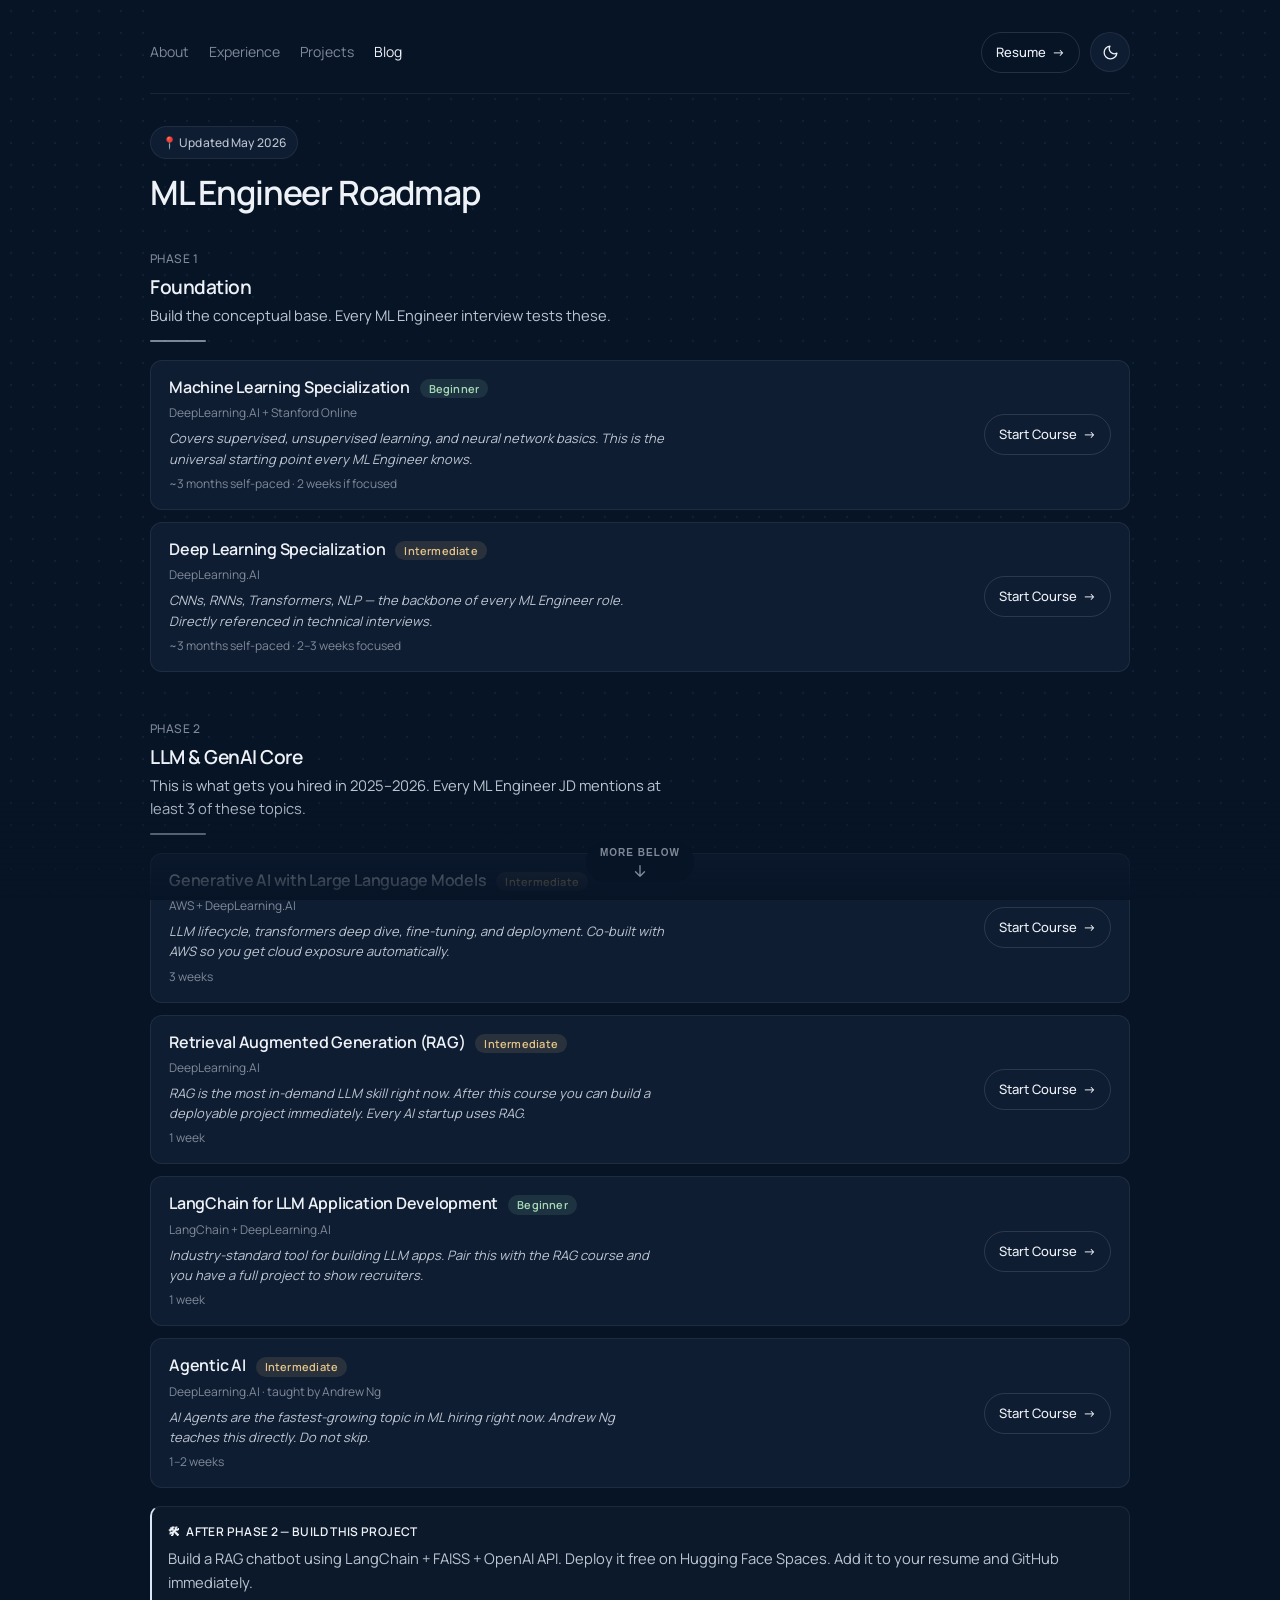
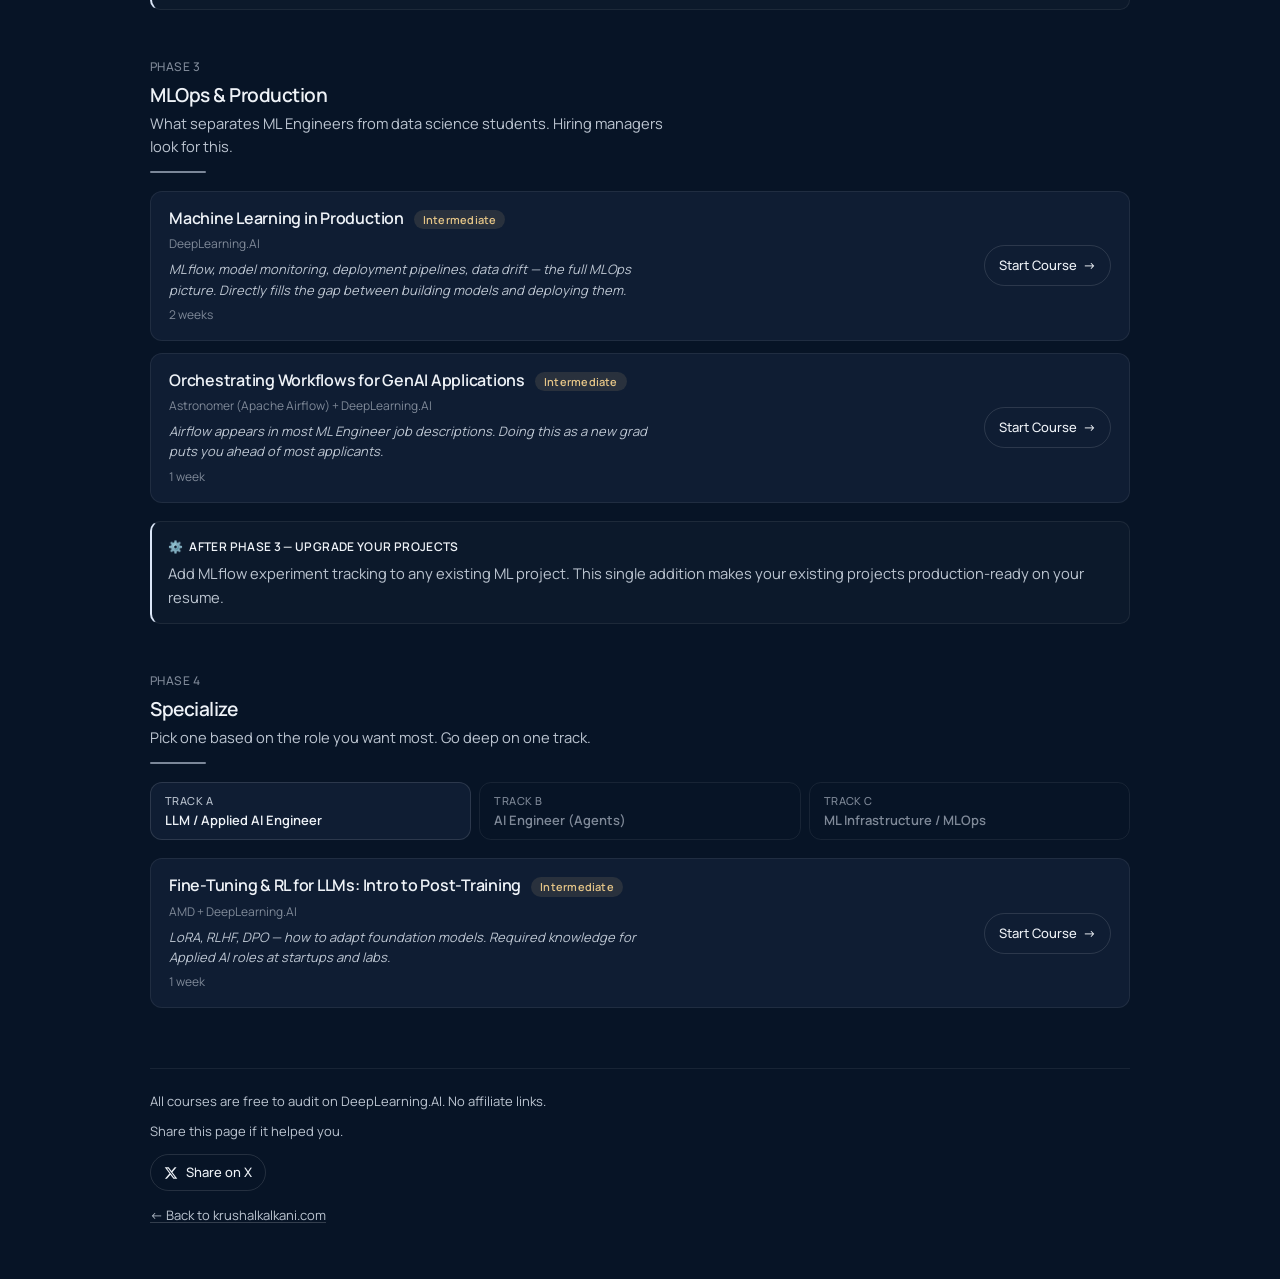
<file: ml-roadmap.html>
<!doctype html>
<html lang="en">
  <head>
    <meta charset="UTF-8" />
    <meta name="viewport" content="width=device-width, initial-scale=1.0" />
    <script>
      document.documentElement.classList.add("has-js");
    </script>
    <meta name="color-scheme" content="dark light" />
    <meta
      name="description"
      content="ML Engineer Roadmap — the exact learning path Krushal Kalkani follows to become a Machine Learning Engineer. 9 curated free DeepLearning.AI courses, sequenced for what the industry hires for in 2025–2026."
    />
    <meta property="og:title" content="ML Engineer Roadmap — Krushal Kalkani" />
    <meta
      property="og:description"
      content="The exact 30-day learning path I'm following to become an ML Engineer — 9 free DeepLearning.AI courses, curated and sequenced for 2025–2026 hiring."
    />
    <link rel="stylesheet" href="assets/css/style.css" />
    <link rel="preconnect" href="https://fonts.googleapis.com" />
    <link rel="preconnect" href="https://fonts.gstatic.com" crossorigin />
    <link
      href="https://fonts.googleapis.com/css2?family=Manrope:wght@300;400;500;600;700&amp;display=swap"
      rel="stylesheet"
    />
    <link rel="icon" type="image/png" href="assets/img/favicon.png" />
    <title>ML Roadmap | Krushal Kalkani</title>
  </head>

  <body data-theme="dark">
    <script>
      // Apply the saved theme before paint to avoid a flash on navigation.
      if (localStorage.getItem("theme") === "light") {
        document.body.dataset.theme = "light";
      }
    </script>
    <main class="page-shell">
      <aside class="side-nav" id="siteNavBar">
        <button
          type="button"
          class="nav-menu-toggle"
          id="navMenuToggle"
          aria-expanded="false"
          aria-controls="siteNav"
          aria-label="Open menu"
        >
          <span class="nav-menu-toggle__bar" aria-hidden="true"></span>
          <span class="nav-menu-toggle__bar" aria-hidden="true"></span>
          <span class="nav-menu-toggle__bar" aria-hidden="true"></span>
        </button>

        <div class="side-nav__track">
          <nav class="side-links" id="siteNav" aria-label="Sections">
            <a href="index.html#about" class="side-link">About</a>
            <a href="index.html#work" class="side-link">Experience</a>
            <a href="index.html#projects" class="side-link">Projects</a>
            <a href="blog.html" class="side-link active" aria-current="page"
              >Blog</a
            >
          </nav>
          <div class="nav-agent-track" aria-hidden="true"></div>
        </div>

        <div class="side-tools">
          <a
            class="nav-resume"
            href="assets/docs/Krushal_Kalkani_ML_Resume.pdf"
            target="_blank"
            rel="noopener noreferrer"
          >
            Resume <span class="arrow" aria-hidden="true">→</span>
          </a>
          <button
            id="themeToggle"
            class="theme-toggle"
            type="button"
            aria-label="Switch to light mode"
            aria-pressed="false"
            title="Toggle theme"
          >
            <svg
              class="theme-icon theme-icon-moon"
              viewBox="0 0 24 24"
              aria-hidden="true"
            >
              <path d="M21 12.8A9 9 0 1 1 11.2 3a7.2 7.2 0 0 0 9.8 9.8Z" />
            </svg>
            <svg
              class="theme-icon theme-icon-sun"
              viewBox="0 0 24 24"
              aria-hidden="true"
            >
              <circle cx="12" cy="12" r="4" />
              <path
                d="M12 2v2.5M12 19.5V22M4.9 4.9l1.8 1.8M17.3 17.3l1.8 1.8M2 12h2.5M19.5 12H22M4.9 19.1l1.8-1.8M17.3 6.7l1.8-1.8"
              />
            </svg>
          </button>
        </div>
      </aside>

      <div class="content-column">
        <section class="roadmap-hero" aria-labelledby="roadmap-title">
          <span class="roadmap-badge" data-reveal>📍 Updated May 2026</span>
          <h1 id="roadmap-title" data-reveal>ML Engineer Roadmap</h1>
        </section>

        <section class="phase" aria-labelledby="phase-1-title">
          <div class="phase-header" data-reveal>
            <p class="phase-eyebrow">Phase 1</p>
            <h2 class="phase-title" id="phase-1-title">Foundation</h2>
            <p class="phase-subtitle">
              Build the conceptual base. Every ML Engineer interview tests
              these.
            </p>
            <div class="phase-accent" aria-hidden="true"></div>
          </div>

          <ol class="course-list" role="list">
            <li class="course-card" data-reveal>
              <div class="course-body">
                <div class="course-title-row">
                  <h3 class="course-title">Machine Learning Specialization</h3>
                  <span class="course-badge is-beginner">Beginner</span>
                </div>
                <p class="course-provider">DeepLearning.AI + Stanford Online</p>
                <p class="course-why">
                  Covers supervised, unsupervised learning, and neural network
                  basics. This is the universal starting point every ML Engineer
                  knows.
                </p>
                <p class="course-time">
                  ~3 months self-paced · 2 weeks if focused
                </p>
              </div>
              <a
                class="course-action"
                href="https://www.deeplearning.ai/specializations/machine-learning"
                target="_blank"
                rel="noopener noreferrer"
              >
                Start Course <span class="arrow" aria-hidden="true">→</span>
              </a>
            </li>

            <li class="course-card" data-reveal>
              <div class="course-body">
                <div class="course-title-row">
                  <h3 class="course-title">Deep Learning Specialization</h3>
                  <span class="course-badge is-intermediate">Intermediate</span>
                </div>
                <p class="course-provider">DeepLearning.AI</p>
                <p class="course-why">
                  CNNs, RNNs, Transformers, NLP — the backbone of every ML
                  Engineer role. Directly referenced in technical interviews.
                </p>
                <p class="course-time">
                  ~3 months self-paced · 2–3 weeks focused
                </p>
              </div>
              <a
                class="course-action"
                href="https://www.deeplearning.ai/specializations/deep-learning"
                target="_blank"
                rel="noopener noreferrer"
              >
                Start Course <span class="arrow" aria-hidden="true">→</span>
              </a>
            </li>
          </ol>
        </section>

        <section class="phase" aria-labelledby="phase-2-title">
          <div class="phase-header" data-reveal>
            <p class="phase-eyebrow">Phase 2</p>
            <h2 class="phase-title" id="phase-2-title">LLM &amp; GenAI Core</h2>
            <p class="phase-subtitle">
              This is what gets you hired in 2025–2026. Every ML Engineer JD
              mentions at least 3 of these topics.
            </p>
            <div class="phase-accent" aria-hidden="true"></div>
          </div>

          <ol class="course-list" role="list">
            <li class="course-card" data-reveal>
              <div class="course-body">
                <div class="course-title-row">
                  <h3 class="course-title">
                    Generative AI with Large Language Models
                  </h3>
                  <span class="course-badge is-intermediate">Intermediate</span>
                </div>
                <p class="course-provider">AWS + DeepLearning.AI</p>
                <p class="course-why">
                  LLM lifecycle, transformers deep dive, fine-tuning, and
                  deployment. Co-built with AWS so you get cloud exposure
                  automatically.
                </p>
                <p class="course-time">3 weeks</p>
              </div>
              <a
                class="course-action"
                href="https://www.deeplearning.ai/courses/generative-ai-with-llms"
                target="_blank"
                rel="noopener noreferrer"
              >
                Start Course <span class="arrow" aria-hidden="true">→</span>
              </a>
            </li>

            <li class="course-card" data-reveal>
              <div class="course-body">
                <div class="course-title-row">
                  <h3 class="course-title">
                    Retrieval Augmented Generation (RAG)
                  </h3>
                  <span class="course-badge is-intermediate">Intermediate</span>
                </div>
                <p class="course-provider">DeepLearning.AI</p>
                <p class="course-why">
                  RAG is the most in-demand LLM skill right now. After this
                  course you can build a deployable project immediately. Every
                  AI startup uses RAG.
                </p>
                <p class="course-time">1 week</p>
              </div>
              <a
                class="course-action"
                href="https://www.deeplearning.ai/courses/retrieval-augmented-generation"
                target="_blank"
                rel="noopener noreferrer"
              >
                Start Course <span class="arrow" aria-hidden="true">→</span>
              </a>
            </li>

            <li class="course-card" data-reveal>
              <div class="course-body">
                <div class="course-title-row">
                  <h3 class="course-title">
                    LangChain for LLM Application Development
                  </h3>
                  <span class="course-badge is-beginner">Beginner</span>
                </div>
                <p class="course-provider">LangChain + DeepLearning.AI</p>
                <p class="course-why">
                  Industry-standard tool for building LLM apps. Pair this with
                  the RAG course and you have a full project to show recruiters.
                </p>
                <p class="course-time">1 week</p>
              </div>
              <a
                class="course-action"
                href="https://learn.deeplearning.ai/courses/langchain"
                target="_blank"
                rel="noopener noreferrer"
              >
                Start Course <span class="arrow" aria-hidden="true">→</span>
              </a>
            </li>

            <li class="course-card" data-reveal>
              <div class="course-body">
                <div class="course-title-row">
                  <h3 class="course-title">Agentic AI</h3>
                  <span class="course-badge is-intermediate">Intermediate</span>
                </div>
                <p class="course-provider">
                  DeepLearning.AI · taught by Andrew Ng
                </p>
                <p class="course-why">
                  AI Agents are the fastest-growing topic in ML hiring right
                  now. Andrew Ng teaches this directly. Do not skip.
                </p>
                <p class="course-time">1–2 weeks</p>
              </div>
              <a
                class="course-action"
                href="https://www.deeplearning.ai/courses/agentic-ai"
                target="_blank"
                rel="noopener noreferrer"
              >
                Start Course <span class="arrow" aria-hidden="true">→</span>
              </a>
            </li>
          </ol>

          <aside class="callout" aria-label="Build after Phase 2" data-reveal>
            <p class="callout-label">
              <span aria-hidden="true">🛠</span> After Phase 2 — Build This
              Project
            </p>
            <p class="callout-text">
              Build a RAG chatbot using LangChain + FAISS + OpenAI API. Deploy
              it free on Hugging Face Spaces. Add it to your resume and GitHub
              immediately.
            </p>
          </aside>
        </section>

        <section class="phase" aria-labelledby="phase-3-title">
          <div class="phase-header" data-reveal>
            <p class="phase-eyebrow">Phase 3</p>
            <h2 class="phase-title" id="phase-3-title">
              MLOps &amp; Production
            </h2>
            <p class="phase-subtitle">
              What separates ML Engineers from data science students. Hiring
              managers look for this.
            </p>
            <div class="phase-accent" aria-hidden="true"></div>
          </div>

          <ol class="course-list" role="list">
            <li class="course-card" data-reveal>
              <div class="course-body">
                <div class="course-title-row">
                  <h3 class="course-title">Machine Learning in Production</h3>
                  <span class="course-badge is-intermediate">Intermediate</span>
                </div>
                <p class="course-provider">DeepLearning.AI</p>
                <p class="course-why">
                  MLflow, model monitoring, deployment pipelines, data drift —
                  the full MLOps picture. Directly fills the gap between
                  building models and deploying them.
                </p>
                <p class="course-time">2 weeks</p>
              </div>
              <a
                class="course-action"
                href="https://www.deeplearning.ai/courses/machine-learning-in-production"
                target="_blank"
                rel="noopener noreferrer"
              >
                Start Course <span class="arrow" aria-hidden="true">→</span>
              </a>
            </li>

            <li class="course-card" data-reveal>
              <div class="course-body">
                <div class="course-title-row">
                  <h3 class="course-title">
                    Orchestrating Workflows for GenAI Applications
                  </h3>
                  <span class="course-badge is-intermediate">Intermediate</span>
                </div>
                <p class="course-provider">
                  Astronomer (Apache Airflow) + DeepLearning.AI
                </p>
                <p class="course-why">
                  Airflow appears in most ML Engineer job descriptions. Doing
                  this as a new grad puts you ahead of most applicants.
                </p>
                <p class="course-time">1 week</p>
              </div>
              <a
                class="course-action"
                href="https://www.deeplearning.ai/courses/orchestrating-workflows-for-genai-applications"
                target="_blank"
                rel="noopener noreferrer"
              >
                Start Course <span class="arrow" aria-hidden="true">→</span>
              </a>
            </li>
          </ol>

          <aside class="callout" aria-label="Build after Phase 3" data-reveal>
            <p class="callout-label">
              <span aria-hidden="true">⚙️</span> After Phase 3 — Upgrade Your
              Projects
            </p>
            <p class="callout-text">
              Add MLflow experiment tracking to any existing ML project. This
              single addition makes your existing projects production-ready on
              your resume.
            </p>
          </aside>
        </section>

        <section class="phase" aria-labelledby="phase-4-title">
          <div class="phase-header" data-reveal>
            <p class="phase-eyebrow">Phase 4</p>
            <h2 class="phase-title" id="phase-4-title">Specialize</h2>
            <p class="phase-subtitle">
              Pick one based on the role you want most. Go deep on one track.
            </p>
            <div class="phase-accent" aria-hidden="true"></div>
          </div>

          <div
            class="track-tabs"
            role="tablist"
            aria-label="Specialization tracks"
            data-reveal
          >
            <button
              type="button"
              id="track-tab-a"
              class="track-tab active"
              data-track-tab="track-a"
              role="tab"
              aria-selected="true"
              aria-controls="track-panel-a"
            >
              <span class="track-tab-label">Track A</span>
              <span class="track-tab-title">LLM / Applied AI Engineer</span>
            </button>
            <button
              type="button"
              id="track-tab-b"
              class="track-tab"
              data-track-tab="track-b"
              role="tab"
              aria-selected="false"
              aria-controls="track-panel-b"
              tabindex="-1"
            >
              <span class="track-tab-label">Track B</span>
              <span class="track-tab-title">AI Engineer (Agents)</span>
            </button>
            <button
              type="button"
              id="track-tab-c"
              class="track-tab"
              data-track-tab="track-c"
              role="tab"
              aria-selected="false"
              aria-controls="track-panel-c"
              tabindex="-1"
            >
              <span class="track-tab-label">Track C</span>
              <span class="track-tab-title">ML Infrastructure / MLOps</span>
            </button>
          </div>

          <div
            class="track-panel active"
            id="track-panel-a"
            role="tabpanel"
            aria-labelledby="track-tab-a"
          >
            <ol class="course-list" role="list">
              <li class="course-card" data-reveal>
                <div class="course-body">
                  <div class="course-title-row">
                    <h3 class="course-title">
                      Fine-Tuning &amp; RL for LLMs: Intro to Post-Training
                    </h3>
                    <span class="course-badge is-intermediate"
                      >Intermediate</span
                    >
                  </div>
                  <p class="course-provider">AMD + DeepLearning.AI</p>
                  <p class="course-why">
                    LoRA, RLHF, DPO — how to adapt foundation models. Required
                    knowledge for Applied AI roles at startups and labs.
                  </p>
                  <p class="course-time">1 week</p>
                </div>
                <a
                  class="course-action"
                  href="https://www.deeplearning.ai/courses/fine-tuning-and-reinforcement-learning-for-llms-intro-to-post-training"
                  target="_blank"
                  rel="noopener noreferrer"
                >
                  Start Course <span class="arrow" aria-hidden="true">→</span>
                </a>
              </li>
            </ol>
          </div>

          <div
            class="track-panel"
            id="track-panel-b"
            role="tabpanel"
            aria-labelledby="track-tab-b"
            hidden
          >
            <ol class="course-list" role="list">
              <li class="course-card" data-reveal>
                <div class="course-body">
                  <div class="course-title-row">
                    <h3 class="course-title">
                      Building Code Agents with Hugging Face smolagents
                    </h3>
                    <span class="course-badge is-intermediate"
                      >Intermediate</span
                    >
                  </div>
                  <p class="course-provider">Hugging Face + DeepLearning.AI</p>
                  <p class="course-why">
                    Hands-on agentic coding. Pairs with the Agentic AI course to
                    give you a full agent project you can deploy and demo.
                  </p>
                  <p class="course-time">1 week</p>
                </div>
                <a
                  class="course-action"
                  href="https://www.deeplearning.ai/courses/building-code-agents-with-hugging-face-smolagents"
                  target="_blank"
                  rel="noopener noreferrer"
                >
                  Start Course <span class="arrow" aria-hidden="true">→</span>
                </a>
              </li>
            </ol>
          </div>

          <div
            class="track-panel"
            id="track-panel-c"
            role="tabpanel"
            aria-labelledby="track-tab-c"
            hidden
          >
            <ol class="course-list" role="list">
              <li class="course-card" data-reveal>
                <div class="course-body">
                  <div class="course-title-row">
                    <h3 class="course-title">Transformers in Practice</h3>
                    <span class="course-badge is-intermediate"
                      >Intermediate</span
                    >
                  </div>
                  <p class="course-provider">AMD + DeepLearning.AI</p>
                  <p class="course-why">
                    Goes beyond using LLMs to actually understanding them —
                    model behavior, debugging, deployment decisions. Required
                    for MLOps/Infra-focused ML roles.
                  </p>
                  <p class="course-time">1 week</p>
                </div>
                <a
                  class="course-action"
                  href="https://www.deeplearning.ai/courses/transformers-in-practice"
                  target="_blank"
                  rel="noopener noreferrer"
                >
                  Start Course <span class="arrow" aria-hidden="true">→</span>
                </a>
              </li>
            </ol>
          </div>
        </section>

        <footer class="roadmap-footer">
          <p>
            All courses are free to audit on DeepLearning.AI. No affiliate
            links.
          </p>
          <p>Share this page if it helped you.</p>
          <div class="share-row">
            <a
              class="share-button"
              id="shareButton"
              href="https://twitter.com/intent/tweet?text=Found%20this%20free%20ML%20Engineer%20roadmap%20by%20%40krushalk22%20%E2%80%94%209%20courses%2C%2030-day%20plan%2C%20DeepLearning.AI.%20Sharing%20for%20anyone%20trying%20to%20break%20into%20ML%20%F0%9F%91%87%20https%3A%2F%2Fkrushalkalkani.com%2Fml-roadmap.html"
              target="_blank"
              rel="noopener noreferrer"
              aria-label="Share this roadmap on X (Twitter)"
            >
              <svg viewBox="0 0 24 24" aria-hidden="true">
                <path
                  d="M18.244 2.25h3.308l-7.227 8.26 8.502 11.24H16.17l-5.214-6.817L4.99 21.75H1.68l7.73-8.835L1.254 2.25H8.08l4.713 6.231zm-1.161 17.52h1.833L7.084 4.126H5.117z"
                />
              </svg>
              Share on X
            </a>
          </div>
          <p>
            <a class="back-link" href="index.html"
              >← Back to krushalkalkani.com</a
            >
          </p>
        </footer>
      </div>
    </main>

    <div class="scroll-cue is-hidden" id="scrollCue" aria-hidden="true">
      <div class="scroll-cue__fade" aria-hidden="true"></div>
      <button
        type="button"
        class="scroll-cue__btn"
        aria-label="Scroll down for more content"
      >
        <span class="scroll-cue__label">More below</span>
        <svg class="scroll-cue__icon" viewBox="0 0 24 24" aria-hidden="true">
          <path
            d="M12 5v14M6 13l6 6 6-6"
            fill="none"
            stroke="currentColor"
            stroke-width="1.8"
            stroke-linecap="round"
            stroke-linejoin="round"
          />
        </svg>
      </button>
    </div>

    <script>
      (function () {
        const themeToggle = document.getElementById("themeToggle");

        const applyTheme = (theme) => {
          document.body.dataset.theme = theme;
          if (!themeToggle) {
            return;
          }
          const isLight = theme === "light";
          themeToggle.setAttribute("aria-pressed", String(isLight));
          themeToggle.setAttribute(
            "aria-label",
            isLight ? "Switch to dark mode" : "Switch to light mode",
          );
        };

        const savedTheme = localStorage.getItem("theme");
        applyTheme(savedTheme === "light" ? "light" : "dark");

        themeToggle?.addEventListener("click", () => {
          const nextTheme =
            document.body.dataset.theme === "light" ? "dark" : "light";
          applyTheme(nextTheme);
          localStorage.setItem("theme", nextTheme);
        });
      })();

      (function () {
        const nav = document.getElementById("siteNavBar");
        const toggle = document.getElementById("navMenuToggle");
        const links = document.getElementById("siteNav");
        if (!nav || !toggle || !links) {
          return;
        }

        const setOpen = (open) => {
          nav.classList.toggle("is-open", open);
          toggle.setAttribute("aria-expanded", String(open));
          toggle.setAttribute("aria-label", open ? "Close menu" : "Open menu");
          document.body.classList.toggle("nav-open", open);
        };

        toggle.addEventListener("click", () => {
          setOpen(!nav.classList.contains("is-open"));
        });

        links.querySelectorAll("a").forEach((link) => {
          link.addEventListener("click", () => setOpen(false));
        });

        document.addEventListener("keydown", (event) => {
          if (event.key === "Escape") {
            setOpen(false);
          }
        });

        window.addEventListener("resize", () => {
          if (window.innerWidth > 900) {
            setOpen(false);
          }
        });
      })();

      (function () {
        const tabs = document.querySelectorAll("[data-track-tab]");
        const panels = document.querySelectorAll(".track-panel");

        const activate = (id) => {
          tabs.forEach((tab) => {
            const isActive = tab.dataset.trackTab === id;
            tab.classList.toggle("active", isActive);
            tab.setAttribute("aria-selected", String(isActive));
            tab.setAttribute("tabindex", isActive ? "0" : "-1");
          });
          panels.forEach((panel) => {
            const isActive = panel.id === `track-panel-${id.split("-")[1]}`;
            panel.classList.toggle("active", isActive);
            if (isActive) {
              panel.removeAttribute("hidden");
            } else {
              panel.setAttribute("hidden", "");
            }
          });
        };

        tabs.forEach((tab) => {
          tab.addEventListener("click", () => {
            activate(tab.dataset.trackTab);
          });
          tab.addEventListener("keydown", (event) => {
            if (event.key !== "ArrowRight" && event.key !== "ArrowLeft") return;
            event.preventDefault();
            const list = Array.from(tabs);
            const idx = list.indexOf(tab);
            const nextIdx =
              event.key === "ArrowRight"
                ? (idx + 1) % list.length
                : (idx - 1 + list.length) % list.length;
            const nextTab = list[nextIdx];
            activate(nextTab.dataset.trackTab);
            nextTab.focus();
          });
        });
      })();

      (function () {
        const revealEls = document.querySelectorAll("[data-reveal]");
        if (!revealEls.length) {
          return;
        }
        const reduceMotion = window.matchMedia(
          "(prefers-reduced-motion: reduce)",
        ).matches;
        if (reduceMotion || !("IntersectionObserver" in window)) {
          revealEls.forEach((el) => el.classList.add("in-view"));
          return;
        }
        const observer = new IntersectionObserver(
          (entries) => {
            entries.forEach((entry) => {
              if (entry.isIntersecting) {
                entry.target.classList.add("in-view");
                observer.unobserve(entry.target);
              }
            });
          },
          { threshold: 0.12, rootMargin: "0px 0px -8% 0px" },
        );
        revealEls.forEach((el) => observer.observe(el));
      })();

      (function () {
        const cue = document.getElementById("scrollCue");
        const btn = cue?.querySelector(".scroll-cue__btn");
        if (!cue || !btn) {
          return;
        }

        const reduceMotion = window.matchMedia(
          "(prefers-reduced-motion: reduce)",
        ).matches;

        const isScrollable = () => {
          const scroller =
            document.scrollingElement || document.documentElement;
          return scroller.scrollHeight > window.innerHeight + 56;
        };

        const isNearBottom = () => {
          const scroller =
            document.scrollingElement || document.documentElement;
          return (
            scroller.scrollTop + window.innerHeight >=
            scroller.scrollHeight - 80
          );
        };

        const update = () => {
          const show = isScrollable() && !isNearBottom() && window.scrollY < 72;
          cue.classList.toggle("is-hidden", !show);
          cue.setAttribute("aria-hidden", String(!show));
        };

        btn.addEventListener("click", () => {
          window.scrollBy({
            top: window.innerHeight * 0.65,
            behavior: reduceMotion ? "auto" : "smooth",
          });
        });

        window.addEventListener("scroll", update, { passive: true });
        window.addEventListener("resize", update);
        window.updateScrollCue = update;
        update();
      })();
    </script>
    <script src="assets/js/page-transition.js" defer></script>
  </body>
</html>
</file>
<file: assets/css/style.css>
:root {
  --bg: #071426;
  --surface: #0f1d33;
  --text: #eef2f7;
  --text-soft: #bcc5d1;
  --text-faint: #7f8998;
  --line: rgba(255, 255, 255, 0.07);
  --line-strong: rgba(255, 255, 255, 0.12);
  --accent: #dbe6f7;
  --ascii-accent: #3fffc2;
  --underline: rgba(255, 255, 255, 0.18);
  --underline-strong: rgba(255, 255, 255, 0.4);
  --hover-surface: rgba(255, 255, 255, 0.02);
  --dot: rgba(118, 169, 255, 0.08);
  --dot-size: 22px;
  --max-shell: 980px;
  --transition: 180ms ease;
  --badge-beginner-bg: rgba(143, 212, 165, 0.12);
  --badge-beginner-text: #a8dcb8;
  --badge-intermediate-bg: rgba(229, 197, 135, 0.12);
  --badge-intermediate-text: #e5c587;
  --callout-bg: rgba(255, 255, 255, 0.025);
}

*,
*::before,
*::after {
  box-sizing: border-box;
  margin: 0;
  padding: 0;
}

html {
  scroll-behavior: smooth;
}

body {
  min-height: 100vh;
  overflow-x: hidden;
  background-color: var(--bg);
  background-image: radial-gradient(var(--dot) 1px, transparent 1px);
  background-size: var(--dot-size) var(--dot-size);
  background-position: 0 0;
  background-attachment: fixed;
  color: var(--text-soft);
  font-family: "Manrope", sans-serif;
  line-height: 1.75;
  -webkit-font-smoothing: antialiased;
  text-rendering: optimizeLegibility;
  transition:
    background-color var(--transition),
    color var(--transition);
}

body[data-theme="light"] {
  --bg: #f7f9fc;
  --surface: #ffffff;
  --text: #0f1419;
  --text-soft: #2a3340;
  --text-faint: #566070;
  --line: rgba(15, 20, 25, 0.1);
  --line-strong: rgba(15, 20, 25, 0.16);
  --accent: #0f1419;
  --ascii-accent: #1a8f74;
  --underline: rgba(15, 20, 25, 0.22);
  --underline-strong: rgba(15, 20, 25, 0.45);
  --hover-surface: rgba(15, 20, 25, 0.05);
  --dot: rgba(24, 70, 128, 0.06);
  --badge-beginner-bg: rgba(34, 130, 68, 0.12);
  --badge-beginner-text: #1f6b3f;
  --badge-intermediate-bg: rgba(150, 100, 24, 0.12);
  --badge-intermediate-text: #7a5318;
  --callout-bg: rgba(15, 20, 25, 0.04);
  color: var(--text-soft);
}

body[data-theme="light"] .lead {
  color: var(--text);
  font-weight: 500;
}

body[data-theme="light"] .hero-text,
body[data-theme="light"] .section-lead,
body[data-theme="light"] .project-card__hook,
body[data-theme="light"] .role-block p,
body[data-theme="light"] .contact-line {
  color: var(--text-soft);
}

body[data-theme="light"] .side-link {
  color: var(--text-faint);
}

body[data-theme="light"] .side-link:hover,
body[data-theme="light"] .side-link.active {
  color: var(--text);
}

body[data-theme="light"] .nav-resume {
  color: var(--text);
  border-color: color-mix(in srgb, var(--text) 22%, var(--line));
}


body[data-theme="light"] .social-link {
  background: #ffffff;
  border-color: color-mix(in srgb, var(--text) 18%, var(--line));
}

body[data-theme="light"] .section-heading-wrap h2,
body[data-theme="light"] .experience-card__head h3,
body[data-theme="light"] .project-card__title-row h3,
body[data-theme="light"] .roadmap-hero h1,
body[data-theme="light"] .phase-title {
  color: var(--text);
}

body[data-theme="light"] .section-label,
body[data-theme="light"] .phase-eyebrow {
  color: var(--text-faint);
}

img {
  display: block;
  max-width: 100%;
}

a {
  color: inherit;
}

a:focus-visible {
  outline: 2px solid var(--accent);
  outline-offset: 4px;
}

.page-shell {
  width: min(calc(100% - 48px), var(--max-shell));
  margin: 0 auto;
  padding: 0 0 52px;
  display: flex;
  flex-direction: column;
  gap: 24px;
}

/* Keeps hash links (#about, etc.) from pinning section tops flush to the viewport */
#about,
#work,
#projects {
  scroll-margin-top: 84px;
}

.side-nav {
  position: sticky;
  top: 0;
  z-index: 10;
  display: flex;
  flex-direction: row;
  align-items: center;
  justify-content: space-between;
  gap: 16px;
  padding: 32px 0 20px;
  background: var(--bg);
  border-bottom: 1px solid var(--line);
}

.side-nav__track {
  position: relative;
  flex: 1;
  min-width: 0;
}

.side-links {
  display: flex;
  flex-direction: row;
  flex-wrap: wrap;
  gap: 10px 20px;
}

.side-link {
  color: var(--text-faint);
  text-decoration: none;
  font-size: 14px;
  transition: color var(--transition);
}

.side-link:hover,
.side-link.active {
  color: var(--text);
}


@media (min-width: 901px) {
  .side-nav__track {
    display: block;
  }
}

.nav-menu-toggle {
  display: none;
  flex-direction: column;
  justify-content: center;
  gap: 5px;
  width: 40px;
  height: 40px;
  padding: 0;
  border: 1px solid var(--line);
  border-radius: 999px;
  background: var(--surface);
  color: var(--text);
  cursor: pointer;
  flex-shrink: 0;
  transition:
    border-color var(--transition),
    background var(--transition),
    transform var(--transition);
}

.nav-menu-toggle:hover {
  border-color: var(--line-strong);
  transform: translateY(-1px);
}

.nav-menu-toggle:focus-visible {
  outline: 2px solid var(--accent);
  outline-offset: 4px;
}

.nav-menu-toggle__bar {
  display: block;
  width: 16px;
  height: 1.5px;
  margin: 0 auto;
  border-radius: 999px;
  background: currentColor;
  transition:
    transform var(--transition),
    opacity var(--transition);
}

.side-nav.is-open .nav-menu-toggle__bar:nth-child(1) {
  transform: translateY(6.5px) rotate(45deg);
}

.side-nav.is-open .nav-menu-toggle__bar:nth-child(2) {
  opacity: 0;
}

.side-nav.is-open .nav-menu-toggle__bar:nth-child(3) {
  transform: translateY(-6.5px) rotate(-45deg);
}

body.nav-open {
  overflow: hidden;
}

.side-tools {
  display: flex;
  align-items: center;
  gap: 10px;
  flex-shrink: 0;
}

.nav-resume {
  display: inline-flex;
  align-items: center;
  gap: 6px;
  padding: 8px 14px;
  border: 1px solid var(--line-strong);
  border-radius: 999px;
  background: transparent;
  color: var(--text);
  text-decoration: none;
  font-size: 13px;
  font-weight: 500;
  white-space: nowrap;
  transition:
    border-color var(--transition),
    background var(--transition),
    color var(--transition),
    transform var(--transition);
}

.nav-resume:hover {
  border-color: var(--accent);
  background: color-mix(in srgb, var(--accent) 8%, transparent);
  transform: translateY(-1px);
}

.nav-resume:focus-visible {
  outline: 2px solid var(--accent);
  outline-offset: 4px;
}

.nav-resume .arrow {
  transition: transform var(--transition);
}

.nav-resume:hover .arrow {
  transform: translateX(2px);
}

.theme-toggle {
  width: 40px;
  height: 40px;
  display: inline-flex;
  align-items: center;
  justify-content: center;
  border: 1px solid var(--line);
  border-radius: 999px;
  background: var(--surface);
  color: var(--text);
  cursor: pointer;
  transition:
    background-color var(--transition),
    border-color var(--transition),
    color var(--transition),
    transform var(--transition);
}

.theme-toggle:hover {
  border-color: var(--line-strong);
  transform: translateY(-1px);
}

.theme-toggle:focus-visible {
  outline: 2px solid var(--accent);
  outline-offset: 4px;
}

.theme-icon {
  width: 17px;
  height: 17px;
  fill: none;
  stroke: currentColor;
  stroke-width: 1.8;
  stroke-linecap: round;
  stroke-linejoin: round;
}

.theme-icon-sun {
  display: none;
}

body[data-theme="light"] .theme-icon-sun {
  display: block;
}

body[data-theme="light"] .theme-icon-moon {
  display: none;
}

.content-column {
  min-width: 0;
  min-height: calc(100vh - 160px);
  padding-top: 8px;
}

.content-view[hidden] {
  display: none !important;
}

.hero {
  padding: 10px 0 40px;
  display: grid;
  grid-template-columns: minmax(0, 1fr) 260px;
  gap: clamp(28px, 6vw, 82px);
  align-items: start;
}


.lead,
.hero-text,
.contact-line {
  max-width: 54ch;
  margin-bottom: 0;
  color: var(--text-soft);
  font-size: clamp(0.92rem, 1.05vw, 0.96rem);
  font-weight: 400;
  line-height: 1.72;
}

.lead {
  color: var(--text-soft);
}

.hero-copy > .lead,
.hero-copy > .hero-text {
  margin-bottom: 16px;
}

.contact-line a {
  color: var(--text-soft);
  text-decoration-thickness: 1px;
  text-underline-offset: 0.18em;
  text-decoration-color: var(--underline);
}

.contact-line a:hover {
  color: var(--text);
  text-decoration-color: var(--underline-strong);
}

.social-links {
  display: flex;
  flex-wrap: wrap;
  gap: 12px;
  margin-top: 22px;
}

.social-link {
  display: inline-flex;
  align-items: center;
  justify-content: center;
  width: 40px;
  height: 40px;
  border: 1px solid var(--line);
  border-radius: 999px;
  background: var(--surface);
  color: var(--text-soft);
  text-decoration: none;
  transition:
    color var(--transition),
    border-color var(--transition),
    background var(--transition),
    transform var(--transition);
}

.social-link svg {
  width: 18px;
  height: 18px;
  fill: currentColor;
}

.social-link:hover {
  color: var(--text);
  border-color: var(--line-strong);
  transform: translateY(-1px);
}

.social-link:focus-visible {
  outline: 2px solid var(--accent);
  outline-offset: 4px;
}

.hero-media {
  max-width: 260px;
  display: flex;
  flex-direction: column;
  gap: 10px;
}

.portrait-card {
  width: 100%;
  margin: 0;
  border: 1px solid var(--line);
  border-radius: 14px;
  overflow: hidden;
  background: var(--surface);
  box-shadow: 0 14px 36px -22px rgba(2, 8, 20, 0.55);
}


body[data-theme="light"] .portrait-card {
  box-shadow: 0 14px 32px -22px rgba(15, 20, 25, 0.14);
}

.portrait-card--ascii {
  border-color: transparent;
  background: transparent;
  box-shadow: none;
}

/* No backdrop on the light site — the ASCII art sits straight on the page
   and stays readable because the canvas inks itself in the light-theme
   accent (see readAccent in index.html). */
body[data-theme="light"] .portrait-card--ascii {
  border-color: transparent;
  background: transparent;
  box-shadow: none;
}

.portrait-canvas {
  display: block;
  width: 100%;
  aspect-ratio: 3 / 4;
  margin: 0;
  background: transparent;
  /* Allow vertical page scrolling when a touch starts on the portrait,
     while still receiving horizontal pointer moves for the wobble. */
  touch-action: pan-y;
  user-select: none;
  -webkit-user-select: none;
}

.sr-only {
  position: absolute;
  width: 1px;
  height: 1px;
  padding: 0;
  margin: -1px;
  overflow: hidden;
  clip: rect(0, 0, 0, 0);
  white-space: nowrap;
  border: 0;
}

.section {
  padding: 0 0 44px;
}

.section-heading-wrap {
  margin-bottom: 12px;
}

.section-heading-wrap h2 {
  color: var(--text);
  font-size: 21px;
  font-weight: 600;
  line-height: 1.25;
  letter-spacing: -0.03em;
}

.section-label {
  margin-bottom: 8px;
  color: var(--text-faint);
  font-size: 12px;
  font-weight: 500;
  text-transform: uppercase;
  letter-spacing: 0.03em;
}

.section-lead {
  margin-top: 10px;
  color: var(--text-soft);
  font-size: 14px;
  line-height: 1.6;
  max-width: 52ch;
}

.experience-list {
  display: flex;
  flex-direction: column;
  gap: 14px;
  margin-top: 4px;
}

.experience-card {
  padding: 18px 20px;
  border: 1px solid var(--line);
  border-radius: 14px;
  background: var(--surface);
  transition: border-color var(--transition);
}

.experience-card:hover {
  border-color: var(--line-strong);
}

.experience-card__head {
  margin-bottom: 16px;
  padding-bottom: 12px;
  border-bottom: 1px solid var(--line);
}

.experience-card__head h3 {
  margin-bottom: 4px;
  color: var(--text);
  font-size: 1.1rem;
  font-weight: 600;
  letter-spacing: -0.025em;
}

.role-block--highlight {
  border-left-width: 2px;
  border-left-color: var(--accent);
}

.role-badge {
  display: inline-flex;
  align-self: flex-start;
  padding: 2px 9px;
  margin-bottom: 4px;
  border-radius: 999px;
  font-size: 10px;
  font-weight: 600;
  letter-spacing: 0.04em;
  text-transform: uppercase;
  background: var(--badge-beginner-bg);
  color: var(--badge-beginner-text);
}

.role-badge--lead {
  background: var(--badge-intermediate-bg);
  color: var(--badge-intermediate-text);
}

.role-badge--ops,
.role-badge--industry {
  background: color-mix(in srgb, var(--accent) 12%, transparent);
  color: var(--text-soft);
}

.tag-list {
  display: flex;
  flex-wrap: wrap;
  gap: 6px;
  margin-top: 10px;
}

.tag-list .skill-tag {
  font-size: 11px;
  padding: 3px 10px;
}

.card-actions {
  margin-top: 14px;
  padding-top: 12px;
  border-top: 1px solid var(--line);
}

.project-list {
  list-style: none;
  margin: 4px 0 0;
  padding: 0;
  display: flex;
  flex-direction: column;
  gap: 12px;
}

.project-card {
  padding: 18px 20px;
  border: 1px solid var(--line);
  border-radius: 14px;
  background: var(--surface);
  transition:
    border-color var(--transition),
    transform var(--transition);
}

.project-card:hover {
  border-color: var(--line-strong);
  transform: translateY(-1px);
}

.project-card--featured {
  border-color: color-mix(in srgb, var(--accent) 35%, var(--line));
  background: color-mix(in srgb, var(--accent) 4%, var(--surface));
}

.project-card__body {
  display: flex;
  flex-direction: column;
  gap: 8px;
}

.project-card__title-row {
  display: flex;
  align-items: baseline;
  flex-wrap: wrap;
  gap: 8px 10px;
}

.project-card__title-row h3 {
  margin: 0;
  color: var(--text);
  font-size: 1.05rem;
  font-weight: 600;
  letter-spacing: -0.02em;
}

.project-card__stat {
  color: var(--text-faint);
  font-size: 12px;
  font-weight: 500;
}

.project-card__hook {
  margin: 0;
  color: var(--text-soft);
  font-size: 14px;
  line-height: 1.55;
  max-width: 62ch;
}

.project-metrics {
  margin: 0;
  padding-left: 18px;
  color: var(--text-soft);
  font-size: 13px;
  line-height: 1.55;
}

.project-metrics li + li {
  margin-top: 4px;
}

.project-card__actions {
  display: flex;
  flex-wrap: wrap;
  gap: 8px;
  margin-top: 4px;
}

.role-block p {
  margin-bottom: 0;
  color: var(--text-soft);
  font-size: 14px;
  line-height: 1.55;
}

.experience-summary {
  margin-bottom: 0;
  color: var(--text-faint);
  font-size: 13px;
  line-height: 1.6;
}

.role-stack {
  display: flex;
  flex-direction: column;
  gap: 10px;
}

.role-block {
  padding-left: 14px;
  border-left: 1px solid var(--line);
}

.role-block + .role-block {
  padding-top: 10px;
}

.role-heading {
  display: flex;
  flex-direction: column;
  gap: 3px;
  margin-bottom: 6px;
}


.role-heading h4 {
  color: var(--text);
  font-size: 1rem;
  font-weight: 600;
  line-height: 1.4;
}

.role-subtitle,
.role-date {
  margin-bottom: 0;
  color: var(--text-faint);
  font-size: 13px;
  line-height: 1.5;
}


@media (max-width: 900px) {
  #about,
  #work,
  #projects {
    scroll-margin-top: 72px;
  }

  .page-shell {
    width: min(calc(100% - 28px), var(--max-shell));
    gap: 18px;
  }

  .side-nav {
    position: sticky;
    top: 0;
    z-index: 20;
    flex-wrap: wrap;
    align-items: center;
    gap: 10px;
    padding: max(10px, env(safe-area-inset-top, 0px)) 0 10px;
    background: color-mix(in srgb, var(--bg) 92%, transparent);
    backdrop-filter: blur(10px);
    -webkit-backdrop-filter: blur(10px);
    border-bottom: 1px solid var(--line);
  }

  .nav-menu-toggle {
    display: inline-flex;
    order: 1;
    width: 38px;
    height: 38px;
  }

  .side-tools {
    order: 2;
    margin-left: auto;
  }

  .side-nav__track {
    order: 3;
    flex: 1 1 100%;
  }

  .side-links {
    display: none;
    flex-direction: column;
    align-items: stretch;
    gap: 4px;
    min-width: 0;
    padding: 8px 0 4px;
    border-top: 1px solid var(--line);
    margin-top: 2px;
  }

  .side-nav.is-open .side-links {
    display: flex;
  }

  .side-link {
    width: 100%;
    flex-shrink: 0;
    padding: 12px 14px;
    border-radius: 10px;
    border: 1px solid transparent;
    font-size: 14px;
    font-weight: 500;
    line-height: 1.2;
    white-space: normal;
  }

  .side-link.active {
    background: var(--surface);
    border-color: var(--line-strong);
    box-shadow: 0 1px 2px rgba(2, 8, 20, 0.06);
  }

  body[data-theme="light"] .side-nav {
    background: color-mix(in srgb, var(--bg) 94%, transparent);
  }

  body[data-theme="light"] .side-link.active {
    background: #ffffff;
    box-shadow: 0 1px 3px rgba(15, 20, 25, 0.08);
  }

  .nav-resume {
    padding: 7px 12px;
    font-size: 12px;
  }

  .theme-toggle {
    width: 38px;
    height: 38px;
  }

  .nav-menu-toggle {
    width: 36px;
    height: 36px;
  }

  .hero {
    display: flex;
    flex-direction: column;
    gap: 24px;
  }

  .hero-media {
    width: min(280px, 82vw);
    max-width: none;
    margin: 28px auto 0;
    align-items: center;
    text-align: center;
  }

  /* Hero photo sits below copy on mobile — show immediately */
  .has-js .hero-media[data-reveal] {
    opacity: 1;
    transform: none;
  }


  .experience-card,
  .project-card {
    padding: 16px 18px;
  }

  .project-card__actions {
    gap: 6px;
  }
}

@media (max-width: 640px) {
  .page-shell {
    width: min(calc(100% - 20px), var(--max-shell));
    padding-bottom: 40px;
  }

  .side-nav {
    padding-bottom: 8px;
  }

  .side-link {
    padding: 8px 12px;
    font-size: 12px;
  }

  .theme-toggle {
    width: 36px;
    height: 36px;
  }

  .hero {
    padding-top: 0;
    padding-bottom: 28px;
    gap: 20px;
  }

  .hero-media {
    width: min(260px, 88vw);
    margin-top: 24px;
  }

  .lead,
  .hero-text,
  .contact-line {
    font-size: 0.9rem;
  }



  .role-heading h4 {
    font-size: 0.95rem;
  }

  .experience-card,
  .project-card {
    padding: 14px 16px;
  }

  .project-card__actions .course-action {
    width: 100%;
    justify-content: center;
  }
}

/* ===== Scroll cue ===== */

.scroll-cue {
  position: fixed;
  inset: auto 0 0;
  z-index: 8;
  display: flex;
  justify-content: center;
  padding-bottom: max(18px, env(safe-area-inset-bottom, 0px));
  pointer-events: none;
  opacity: 1;
  transition:
    opacity 0.35s ease,
    transform 0.35s ease;
}

.scroll-cue.is-hidden {
  opacity: 0;
  transform: translateY(10px);
  pointer-events: none;
}

.scroll-cue__fade {
  position: absolute;
  inset: auto 0 0;
  width: 100%;
  height: 100px;
  background: linear-gradient(
    to top,
    color-mix(in srgb, var(--bg) 96%, transparent) 0%,
    transparent 100%
  );
  pointer-events: none;
}

.scroll-cue__btn {
  position: relative;
  display: flex;
  flex-direction: column;
  align-items: center;
  gap: 4px;
  padding: 6px 14px 2px;
  border: none;
  border-radius: 999px;
  background: color-mix(in srgb, var(--bg) 72%, transparent);
  backdrop-filter: blur(6px);
  -webkit-backdrop-filter: blur(6px);
  color: var(--text-faint);
  cursor: pointer;
  pointer-events: auto;
  transition:
    color var(--transition),
    transform var(--transition);
}

.scroll-cue__btn:hover {
  color: var(--text);
  transform: translateY(-1px);
}

.scroll-cue__btn:focus-visible {
  outline: 2px solid var(--accent);
  outline-offset: 4px;
}

.scroll-cue__label {
  font-size: 10px;
  font-weight: 600;
  letter-spacing: 0.1em;
  text-transform: uppercase;
}

.scroll-cue__icon {
  width: 18px;
  height: 18px;
  animation: scroll-cue-bob 2.2s ease-in-out infinite;
}

@keyframes scroll-cue-bob {
  0%,
  100% {
    transform: translateY(0);
    opacity: 0.5;
  }

  50% {
    transform: translateY(5px);
    opacity: 1;
  }
}

@media (prefers-reduced-motion: reduce) {
  .scroll-cue__icon {
    animation: none;
  }
}

/* ===== ML Roadmap page ===== */

.roadmap-hero {
  padding: 0 0 28px;
}

.roadmap-hero h1 {
  color: var(--text);
  font-size: clamp(1.6rem, 3.4vw, 2.1rem);
  font-weight: 600;
  line-height: 1.18;
  letter-spacing: -0.035em;
  margin-bottom: 0;
}

.roadmap-badge {
  display: inline-flex;
  align-items: center;
  gap: 6px;
  padding: 5px 11px;
  border: 1px solid var(--line);
  border-radius: 999px;
  background: var(--surface);
  color: var(--text-soft);
  font-size: 12px;
  font-weight: 500;
  letter-spacing: 0.01em;
  margin-bottom: 14px;
}

.phase {
  padding: 8px 0 28px;
}

.phase + .phase {
  margin-top: 10px;
}

.phase-header {
  margin-bottom: 16px;
}

.phase-eyebrow {
  color: var(--text-faint);
  font-size: 12px;
  font-weight: 500;
  text-transform: uppercase;
  letter-spacing: 0.04em;
  margin-bottom: 6px;
}

.phase-title {
  color: var(--text);
  font-size: 1.2rem;
  font-weight: 600;
  letter-spacing: -0.025em;
  line-height: 1.3;
  margin-bottom: 4px;
}

.phase-subtitle {
  color: var(--text-soft);
  font-size: 0.92rem;
  line-height: 1.6;
  max-width: 58ch;
}

.phase-accent {
  width: 56px;
  height: 2px;
  background: var(--accent);
  border-radius: 2px;
  margin-top: 12px;
  opacity: 0.55;
}

.course-list {
  display: flex;
  flex-direction: column;
  gap: 12px;
  margin-top: 18px;
}

.course-card {
  display: grid;
  grid-template-columns: minmax(0, 1fr) auto;
  gap: 16px;
  align-items: center;
  padding: 16px 18px;
  border: 1px solid var(--line);
  border-radius: 12px;
  background: var(--surface);
  transition:
    border-color var(--transition),
    background var(--transition),
    transform var(--transition);
}

.course-card:hover {
  border-color: var(--line-strong);
  transform: translateY(-1px);
}

.course-body {
  min-width: 0;
  display: flex;
  flex-direction: column;
  gap: 6px;
}

.course-title-row {
  display: flex;
  align-items: baseline;
  flex-wrap: wrap;
  gap: 8px 10px;
}

.course-title {
  color: var(--text);
  font-size: 1rem;
  font-weight: 600;
  line-height: 1.35;
  letter-spacing: -0.015em;
}

.course-provider {
  color: var(--text-faint);
  font-size: 12px;
  line-height: 1.5;
}

.course-badge {
  display: inline-flex;
  align-items: center;
  padding: 2px 9px;
  border-radius: 999px;
  font-size: 11px;
  font-weight: 600;
  letter-spacing: 0.02em;
  line-height: 1.4;
  white-space: nowrap;
}

.course-badge.is-beginner {
  background: var(--badge-beginner-bg);
  color: var(--badge-beginner-text);
}

.course-badge.is-intermediate {
  background: var(--badge-intermediate-bg);
  color: var(--badge-intermediate-text);
}

.course-why {
  color: var(--text-soft);
  font-size: 13px;
  line-height: 1.55;
  font-style: italic;
  max-width: 62ch;
}

.course-time {
  color: var(--text-faint);
  font-size: 12px;
  line-height: 1.5;
}

.course-action {
  align-self: center;
  flex-shrink: 0;
  display: inline-flex;
  align-items: center;
  gap: 6px;
  padding: 8px 14px;
  border: 1px solid var(--line-strong);
  border-radius: 999px;
  background: transparent;
  color: var(--text);
  text-decoration: none;
  font-size: 13px;
  font-weight: 500;
  white-space: nowrap;
  transition:
    background var(--transition),
    border-color var(--transition),
    color var(--transition),
    transform var(--transition);
}

.course-action:hover {
  background: var(--text);
  color: var(--bg);
  border-color: var(--text);
  transform: translateY(-1px);
}

.course-action .arrow {
  transition: transform var(--transition);
}

.course-action:hover .arrow {
  transform: translateX(2px);
}

.callout {
  margin-top: 18px;
  padding: 14px 16px;
  border: 1px solid var(--line);
  border-left: 2px solid var(--accent);
  border-radius: 10px;
  background: var(--callout-bg);
}

.callout-label {
  color: var(--text);
  font-size: 12px;
  font-weight: 600;
  letter-spacing: 0.03em;
  text-transform: uppercase;
  margin-bottom: 4px;
  display: flex;
  align-items: center;
  gap: 6px;
}

.callout-text {
  color: var(--text-soft);
  font-size: 0.92rem;
  line-height: 1.65;
  margin: 0;
}

.track-tabs {
  display: flex;
  flex-wrap: wrap;
  gap: 8px;
  margin: 18px 0 14px;
}

.track-tab {
  flex: 1 1 200px;
  min-width: 0;
  padding: 10px 14px;
  border: 1px solid var(--line);
  border-radius: 12px;
  background: transparent;
  color: var(--text-faint);
  text-align: left;
  cursor: pointer;
  font-family: inherit;
  font-size: 13px;
  line-height: 1.4;
  transition:
    color var(--transition),
    border-color var(--transition),
    background var(--transition);
}

.track-tab:hover {
  color: var(--text);
  border-color: var(--line-strong);
  background: var(--hover-surface);
}

.track-tab.active {
  color: var(--text);
  border-color: var(--line-strong);
  background: var(--surface);
}

.track-tab-label {
  display: block;
  color: var(--text-faint);
  font-size: 11px;
  font-weight: 500;
  text-transform: uppercase;
  letter-spacing: 0.04em;
  margin-bottom: 3px;
}

.track-tab.active .track-tab-label {
  color: var(--text-soft);
}

.track-tab-title {
  font-weight: 600;
}

.track-panel {
  display: none;
}

.track-panel.active {
  display: block;
}

.roadmap-footer {
  margin-top: 32px;
  padding-top: 22px;
  border-top: 1px solid var(--line);
  display: flex;
  flex-direction: column;
  gap: 8px;
  color: var(--text-soft);
  font-size: 13px;
  line-height: 1.65;
}

.roadmap-footer p {
  margin: 0;
}

.roadmap-footer a {
  color: var(--text-soft);
  text-decoration-thickness: 1px;
  text-underline-offset: 0.18em;
  text-decoration-color: var(--underline);
  transition:
    color var(--transition),
    text-decoration-color var(--transition);
}

.roadmap-footer a:hover {
  color: var(--text);
  text-decoration-color: var(--underline-strong);
}

.share-row {
  display: inline-flex;
  align-items: center;
  gap: 10px;
  margin-top: 4px;
}

.roadmap-footer .share-button {
  display: inline-flex;
  align-items: center;
  gap: 8px;
  padding: 7px 13px;
  border: 1px solid var(--line-strong);
  border-radius: 999px;
  background: transparent;
  color: var(--text);
  text-decoration: none;
  font-family: inherit;
  font-size: 13px;
  font-weight: 500;
  cursor: pointer;
  transition:
    background var(--transition),
    border-color var(--transition),
    color var(--transition),
    transform var(--transition);
}

.roadmap-footer .share-button:hover {
  background: var(--text);
  color: var(--bg);
  border-color: var(--text);
  text-decoration: none;
  transform: translateY(-1px);
}

.roadmap-footer .share-button svg {
  width: 14px;
  height: 14px;
  fill: currentColor;
}

.back-link {
  display: inline-flex;
  align-items: center;
  gap: 4px;
  margin-top: 6px;
  font-size: 13px;
}

@media (max-width: 640px) {
  .course-card {
    grid-template-columns: 1fr;
    gap: 12px;
    padding: 14px;
  }

  .course-action {
    justify-self: stretch;
    justify-content: center;
  }

  .course-title-row {
    gap: 6px 8px;
  }

  .roadmap-hero h1 {
    font-size: 1.55rem;
  }

  .phase-title {
    font-size: 1.08rem;
  }

  .track-tab {
    flex-basis: 100%;
  }
}

/* Agentic AI skill page */
.skill-lead {
  margin-top: 14px;
  max-width: 64ch;
}

.skill-tags {
  display: flex;
  flex-wrap: wrap;
  gap: 8px;
  margin-top: 16px;
}

.skill-tag {
  display: inline-flex;
  align-items: center;
  padding: 4px 11px;
  border: 1px solid var(--line);
  border-radius: 999px;
  background: var(--surface);
  color: var(--text-soft);
  font-size: 12px;
  font-weight: 500;
  letter-spacing: 0.01em;
}

.skill-cta {
  margin-top: 20px;
}

.skill-step {
  grid-template-columns: 1fr;
}

.skill-flow {
  display: grid;
  grid-template-columns: repeat(auto-fill, minmax(220px, 1fr));
  gap: 12px;
  margin-top: 18px;
}

.skill-flow-item {
  padding: 14px 16px;
  border: 1px solid var(--line);
  border-left: 2px solid var(--accent);
  border-radius: 10px;
  background: var(--surface);
  transition:
    border-color var(--transition),
    transform var(--transition);
}

.skill-flow-item:hover {
  border-color: var(--line-strong);
  transform: translateY(-1px);
}

.skill-flow-q {
  color: var(--text);
  font-size: 0.92rem;
  font-weight: 600;
  line-height: 1.45;
  margin: 0 0 4px;
}

.skill-flow-a {
  color: var(--text-soft);
  font-size: 13px;
  line-height: 1.5;
  margin: 0;
}

.skill-tree,
.skill-snippet {
  margin-top: 18px;
  padding: 16px 18px;
  border: 1px solid var(--line);
  border-radius: 12px;
  background: var(--surface);
  color: var(--text-soft);
  font-family: ui-monospace, "SFMono-Regular", "Menlo", "Consolas", monospace;
  font-size: 12.5px;
  line-height: 1.7;
  overflow-x: auto;
  white-space: pre;
  -webkit-overflow-scrolling: touch;
}

.skill-tree code,
.skill-snippet code {
  font-family: inherit;
  color: inherit;
}

@media (max-width: 640px) {
  .skill-tree,
  .skill-snippet {
    font-size: 11.5px;
    padding: 14px;
  }
}

/* Scroll reveal (progressive enhancement; only active when JS sets .has-js) */
.has-js [data-reveal] {
  opacity: 0;
  transform: translateY(16px);
  transition:
    opacity 600ms cubic-bezier(0.22, 0.61, 0.36, 1),
    transform 600ms cubic-bezier(0.22, 0.61, 0.36, 1);
}

.has-js [data-reveal].in-view {
  opacity: 1;
  transform: none;
}

/* Subtle stagger for grouped items */
.has-js .course-list > [data-reveal]:nth-child(2),
.has-js .skill-flow > [data-reveal]:nth-child(2) {
  transition-delay: 70ms;
}

.has-js .course-list > [data-reveal]:nth-child(3),
.has-js .skill-flow > [data-reveal]:nth-child(3) {
  transition-delay: 140ms;
}

.has-js .course-list > [data-reveal]:nth-child(4),
.has-js .skill-flow > [data-reveal]:nth-child(4) {
  transition-delay: 210ms;
}

.has-js .course-list > [data-reveal]:nth-child(5),
.has-js .skill-flow > [data-reveal]:nth-child(5) {
  transition-delay: 280ms;
}

.has-js .course-list > [data-reveal]:nth-child(6),
.has-js .skill-flow > [data-reveal]:nth-child(6) {
  transition-delay: 350ms;
}

@media (prefers-reduced-motion: reduce) {
  .has-js [data-reveal] {
    opacity: 1;
    transform: none;
    transition: none;
  }
}

/* ============================================================
   Page transitions — a soft fade/slide in on load and a quick
   fade out when navigating to another page, so there's no harsh
   flash between pages. Progressive enhancement: only with JS.
   ============================================================ */
.has-js .content-column {
  animation: page-enter 560ms cubic-bezier(0.22, 0.61, 0.36, 1) both;
}

@keyframes page-enter {
  from {
    opacity: 0;
    transform: translateY(14px);
  }
  to {
    opacity: 1;
    transform: none;
  }
}

/* Set just before navigating away (see the page-transition script). */
.has-js.is-leaving .content-column {
  opacity: 0;
  transform: translateY(-10px);
  transition:
    opacity 240ms ease,
    transform 240ms ease;
}

@media (prefers-reduced-motion: reduce) {
  .has-js .content-column {
    animation: none;
  }
  .has-js.is-leaving .content-column {
    transition: none;
  }
}

/* ============================================================
   Blog — index cards + article pages.
   Built entirely from the existing tokens (surface, line, accent,
   ascii-accent, badges, dot grid). No new palette, no new fonts.
   ============================================================ */

.blog-hero {
  padding: 0 0 24px;
}

.blog-hero h1 {
  color: var(--text);
  font-size: clamp(1.8rem, 4vw, 2.4rem);
  font-weight: 600;
  line-height: 1.15;
  letter-spacing: -0.035em;
  margin: 0 0 10px;
}

.blog-hero__subtitle {
  color: var(--text-soft);
  font-size: 0.96rem;
  line-height: 1.6;
  max-width: 56ch;
}

/* Designed feature-image — also the empty state.
   A soft accent gradient + the page's dot texture + a faint monogram,
   so a post with no image still looks intentional. A real <img> simply
   layers on top and covers it. */
.feature-media {
  display: block;
  position: relative;
  aspect-ratio: 16 / 9;
  border-radius: 12px;
  overflow: hidden;
  background-color: var(--surface);
  background-image:
    radial-gradient(var(--dot) 1px, transparent 1px),
    linear-gradient(
      135deg,
      color-mix(in srgb, var(--ascii-accent) 26%, var(--surface)),
      color-mix(in srgb, var(--accent) 13%, var(--surface)) 55%,
      var(--surface)
    );
  background-size:
    14px 14px,
    cover;
  background-position: center;
}

.feature-media__monogram {
  position: absolute;
  inset: 0;
  display: grid;
  place-items: center;
  font-size: clamp(2.4rem, 9vw, 4.6rem);
  font-weight: 700;
  letter-spacing: -0.05em;
  color: color-mix(in srgb, var(--accent) 24%, transparent);
  user-select: none;
  -webkit-user-select: none;
}

.feature-media__img {
  position: absolute;
  inset: 0;
  width: 100%;
  height: 100%;
  object-fit: cover;
  display: block;
}

/* Index grid */
.blog-grid {
  list-style: none;
  margin: 18px 0 0;
  padding: 0;
  display: grid;
  grid-template-columns: repeat(auto-fill, minmax(280px, 1fr));
  gap: 16px;
}

.post-card {
  display: flex;
  flex-direction: column;
  border: 1px solid var(--line);
  border-radius: 14px;
  background: var(--surface);
  overflow: hidden;
  transition:
    border-color var(--transition),
    transform var(--transition);
}

.post-card:hover {
  border-color: var(--line-strong);
  transform: translateY(-2px);
}

.post-card__media {
  display: block;
}

.post-card__media:focus-visible {
  outline: 2px solid var(--accent);
  outline-offset: 2px;
}

.post-card .feature-media {
  border-radius: 0;
  border-bottom: 1px solid var(--line);
}

.post-card__body {
  flex: 1;
  display: flex;
  flex-direction: column;
  gap: 10px;
  padding: 16px 18px 18px;
}

.post-card__tags {
  display: flex;
  flex-wrap: wrap;
  gap: 6px;
}

.post-card__title {
  margin: 0;
  font-size: 1.1rem;
  font-weight: 600;
  letter-spacing: -0.02em;
  line-height: 1.3;
}

.post-card__title a {
  color: var(--text);
  text-decoration: none;
}

.post-card__title a:hover {
  text-decoration: underline;
  text-decoration-color: var(--underline);
  text-underline-offset: 3px;
}

.post-card__excerpt {
  margin: 0;
  color: var(--text-soft);
  font-size: 14px;
  line-height: 1.6;
}

.post-meta {
  display: flex;
  flex-wrap: wrap;
  align-items: center;
  gap: 8px;
  color: var(--text-faint);
  font-size: 12px;
  font-weight: 500;
}

.post-meta__sep {
  width: 3px;
  height: 3px;
  border-radius: 50%;
  background: currentColor;
  opacity: 0.55;
}

/* "Read →" — same outlined pill as the site's other "Label →" buttons */
.read-link {
  align-self: flex-start;
  margin-top: auto;
  display: inline-flex;
  align-items: center;
  gap: 6px;
  padding: 7px 14px;
  border: 1px solid var(--line-strong);
  border-radius: 999px;
  background: transparent;
  color: var(--text);
  text-decoration: none;
  font-size: 13px;
  font-weight: 500;
  transition:
    background var(--transition),
    border-color var(--transition),
    color var(--transition),
    transform var(--transition);
}

.read-link:hover {
  background: var(--text);
  color: var(--bg);
  border-color: var(--text);
  transform: translateY(-1px);
}

.read-link .arrow {
  transition: transform var(--transition);
}

.read-link:hover .arrow {
  transform: translateX(2px);
}

/* Featured post — large, media beside copy on wider screens */
.post-card--featured {
  grid-column: 1 / -1;
  border-color: color-mix(in srgb, var(--accent) 35%, var(--line));
  background: color-mix(in srgb, var(--accent) 4%, var(--surface));
}

.post-card__featured-label {
  color: var(--text-faint);
  font-size: 11px;
  font-weight: 600;
  letter-spacing: 0.08em;
  text-transform: uppercase;
}

@media (min-width: 720px) {
  .post-card--featured {
    flex-direction: row;
    align-items: stretch;
  }

  .post-card--featured .post-card__media {
    flex: 1 1 54%;
    min-width: 0;
  }

  .post-card--featured .feature-media {
    height: 100%;
    width: 100%;
    /* Fill the column; don't let 16:9 derive a width from the tall height
       (that overflow was covering the post text). */
    aspect-ratio: auto;
    border-bottom: 0;
    border-right: 1px solid var(--line);
  }

  .post-card--featured .post-card__body {
    flex: 1 1 46%;
    justify-content: center;
    gap: 12px;
    padding: 26px 28px;
  }

  .post-card--featured .post-card__title {
    font-size: 1.45rem;
  }
}

.blog-status {
  margin-top: 18px;
  color: var(--text-faint);
  font-size: 14px;
}

/* ---- Article page ---- */
.post-banner {
  margin: 2px 0 22px;
}

.post-banner .feature-media {
  border-radius: 14px;
  border: 1px solid var(--line);
}

.post-header {
  margin-bottom: 24px;
}

.post-header h1 {
  color: var(--text);
  font-size: clamp(1.7rem, 4vw, 2.4rem);
  font-weight: 600;
  line-height: 1.18;
  letter-spacing: -0.035em;
  margin: 12px 0 14px;
}

.post-header .post-tags {
  display: flex;
  flex-wrap: wrap;
  gap: 6px;
  margin-bottom: 14px;
}

.post-header .post-meta {
  font-size: 13px;
}

.post-body {
  max-width: 70ch;
  color: var(--text-soft);
  font-size: 1rem;
  line-height: 1.8;
}

.post-body > :first-child {
  margin-top: 0;
}

.post-body p {
  margin-top: 1.1em;
}

.post-body h2 {
  color: var(--text);
  font-size: 1.4rem;
  font-weight: 600;
  letter-spacing: -0.025em;
  line-height: 1.3;
  margin-top: 1.9em;
}

.post-body h3 {
  color: var(--text);
  font-size: 1.12rem;
  font-weight: 600;
  letter-spacing: -0.02em;
  line-height: 1.35;
  margin-top: 1.5em;
}

.post-body a {
  color: var(--text);
  text-decoration: underline;
  text-decoration-color: var(--underline);
  text-underline-offset: 3px;
}

.post-body a:hover {
  text-decoration-color: var(--underline-strong);
}

.post-body ul,
.post-body ol {
  margin-top: 1.1em;
  padding-left: 1.4em;
}

.post-body li + li {
  margin-top: 0.4em;
}

.post-body blockquote {
  margin: 1.5em 0;
  padding: 12px 16px;
  border: 1px solid var(--line);
  border-left: 2px solid var(--accent);
  border-radius: 10px;
  background: var(--callout-bg);
  color: var(--text-soft);
  font-style: italic;
}

.post-body blockquote p {
  margin: 0;
}

.post-body :not(pre) > code {
  font-family: ui-monospace, "SFMono-Regular", "Menlo", "Consolas", monospace;
  font-size: 0.875em;
  padding: 0.12em 0.4em;
  border-radius: 6px;
  background: var(--hover-surface);
  border: 1px solid var(--line);
}

.post-body pre {
  margin: 1.5em 0;
  padding: 16px 18px;
  border: 1px solid var(--line);
  border-radius: 12px;
  background: var(--surface);
  overflow-x: auto;
  font-size: 0.85rem;
  line-height: 1.6;
}

.post-body pre code {
  font-family: ui-monospace, "SFMono-Regular", "Menlo", "Consolas", monospace;
  color: var(--text);
}

.post-footer {
  margin-top: 34px;
  padding-top: 18px;
  border-top: 1px solid var(--line);
}

@media (prefers-reduced-motion: reduce) {
  .post-card,
  .post-card:hover,
  .read-link,
  .read-link:hover,
  .read-link .arrow,
  .read-link:hover .arrow {
    transition: none;
    transform: none;
  }
}
</file>
